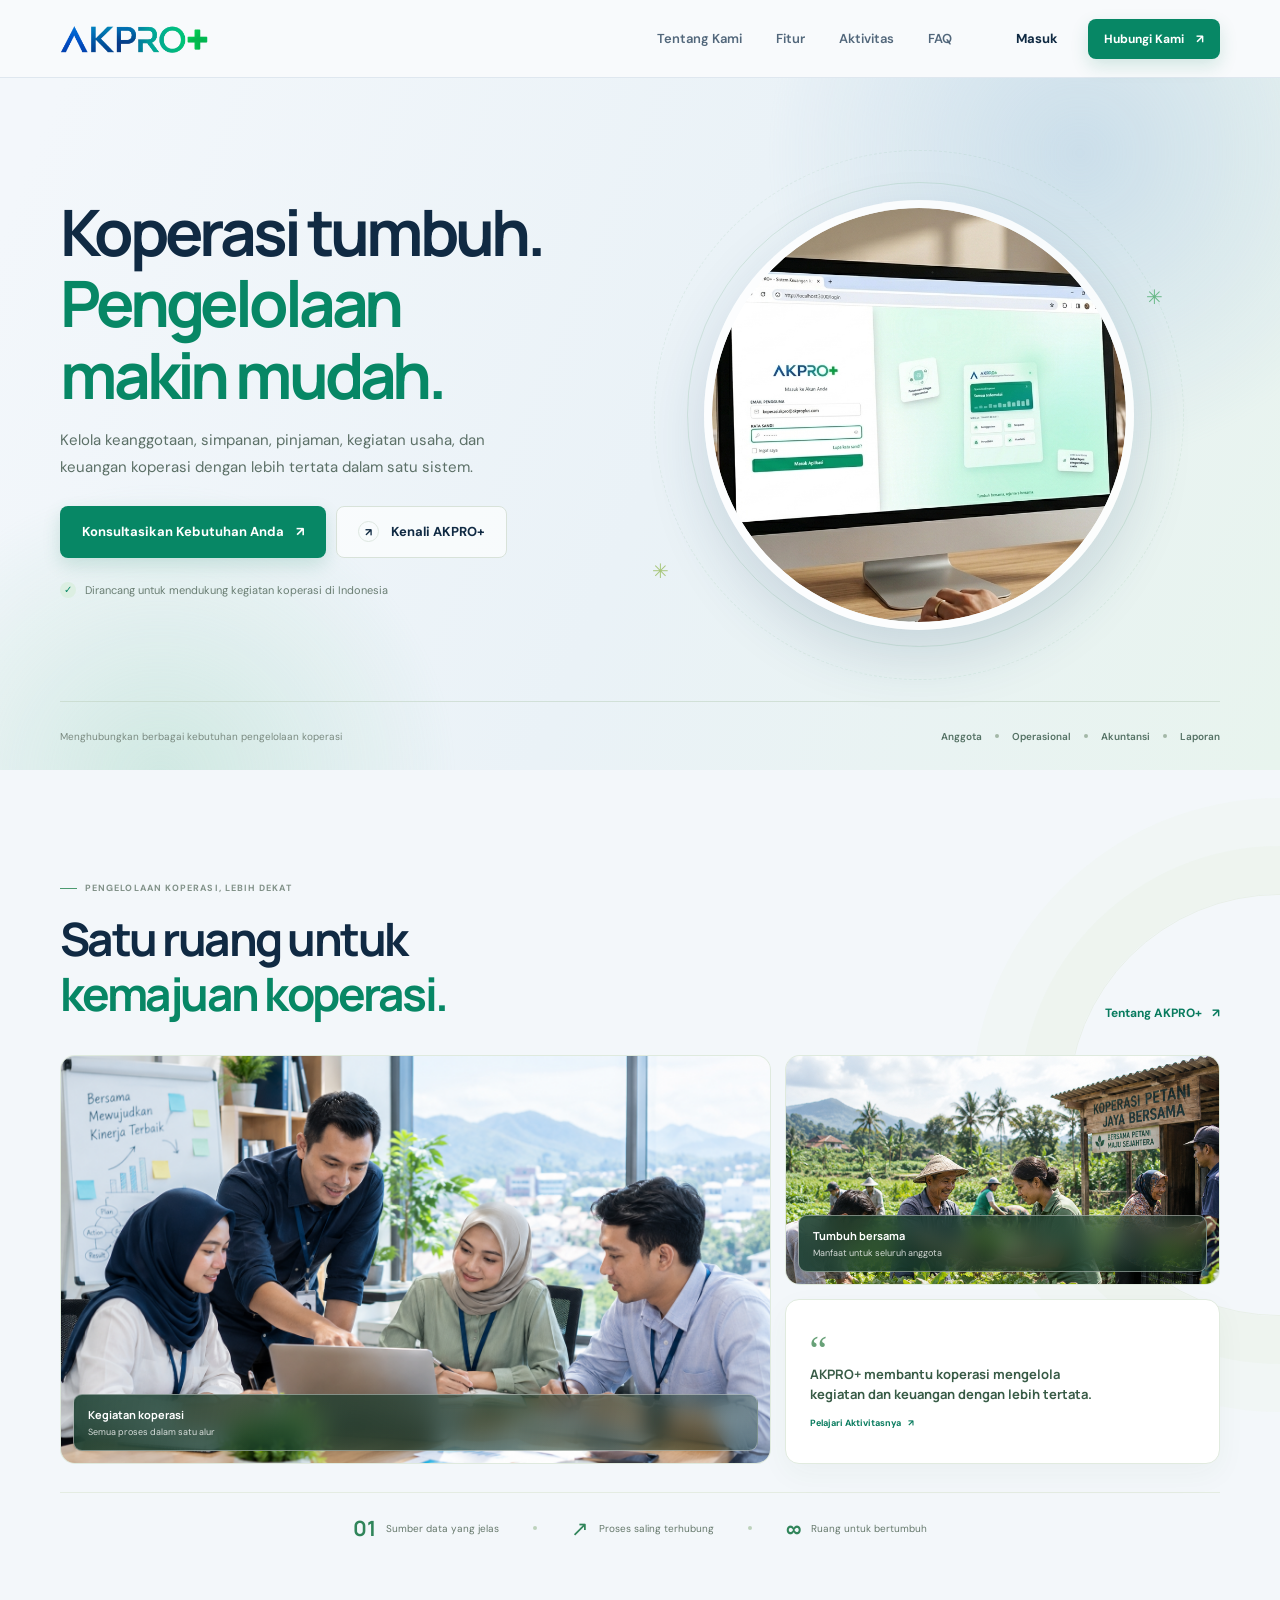
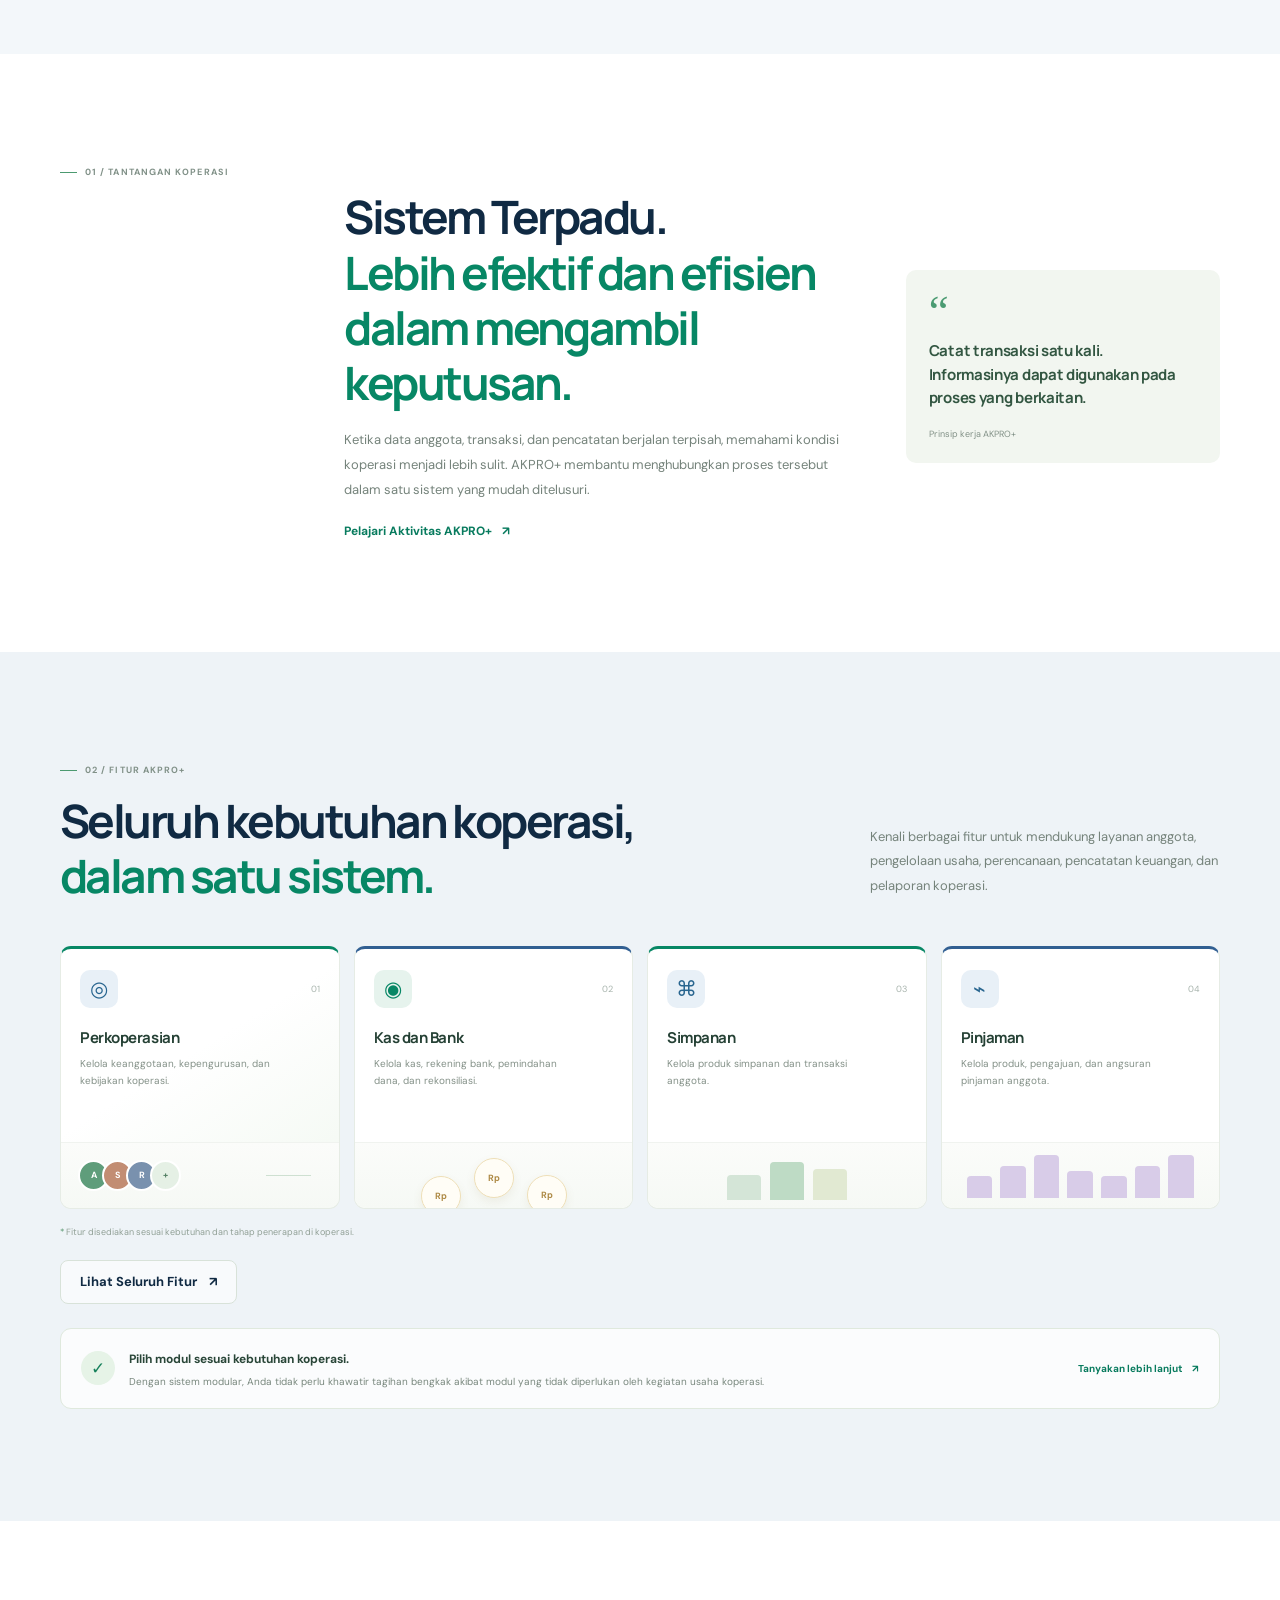
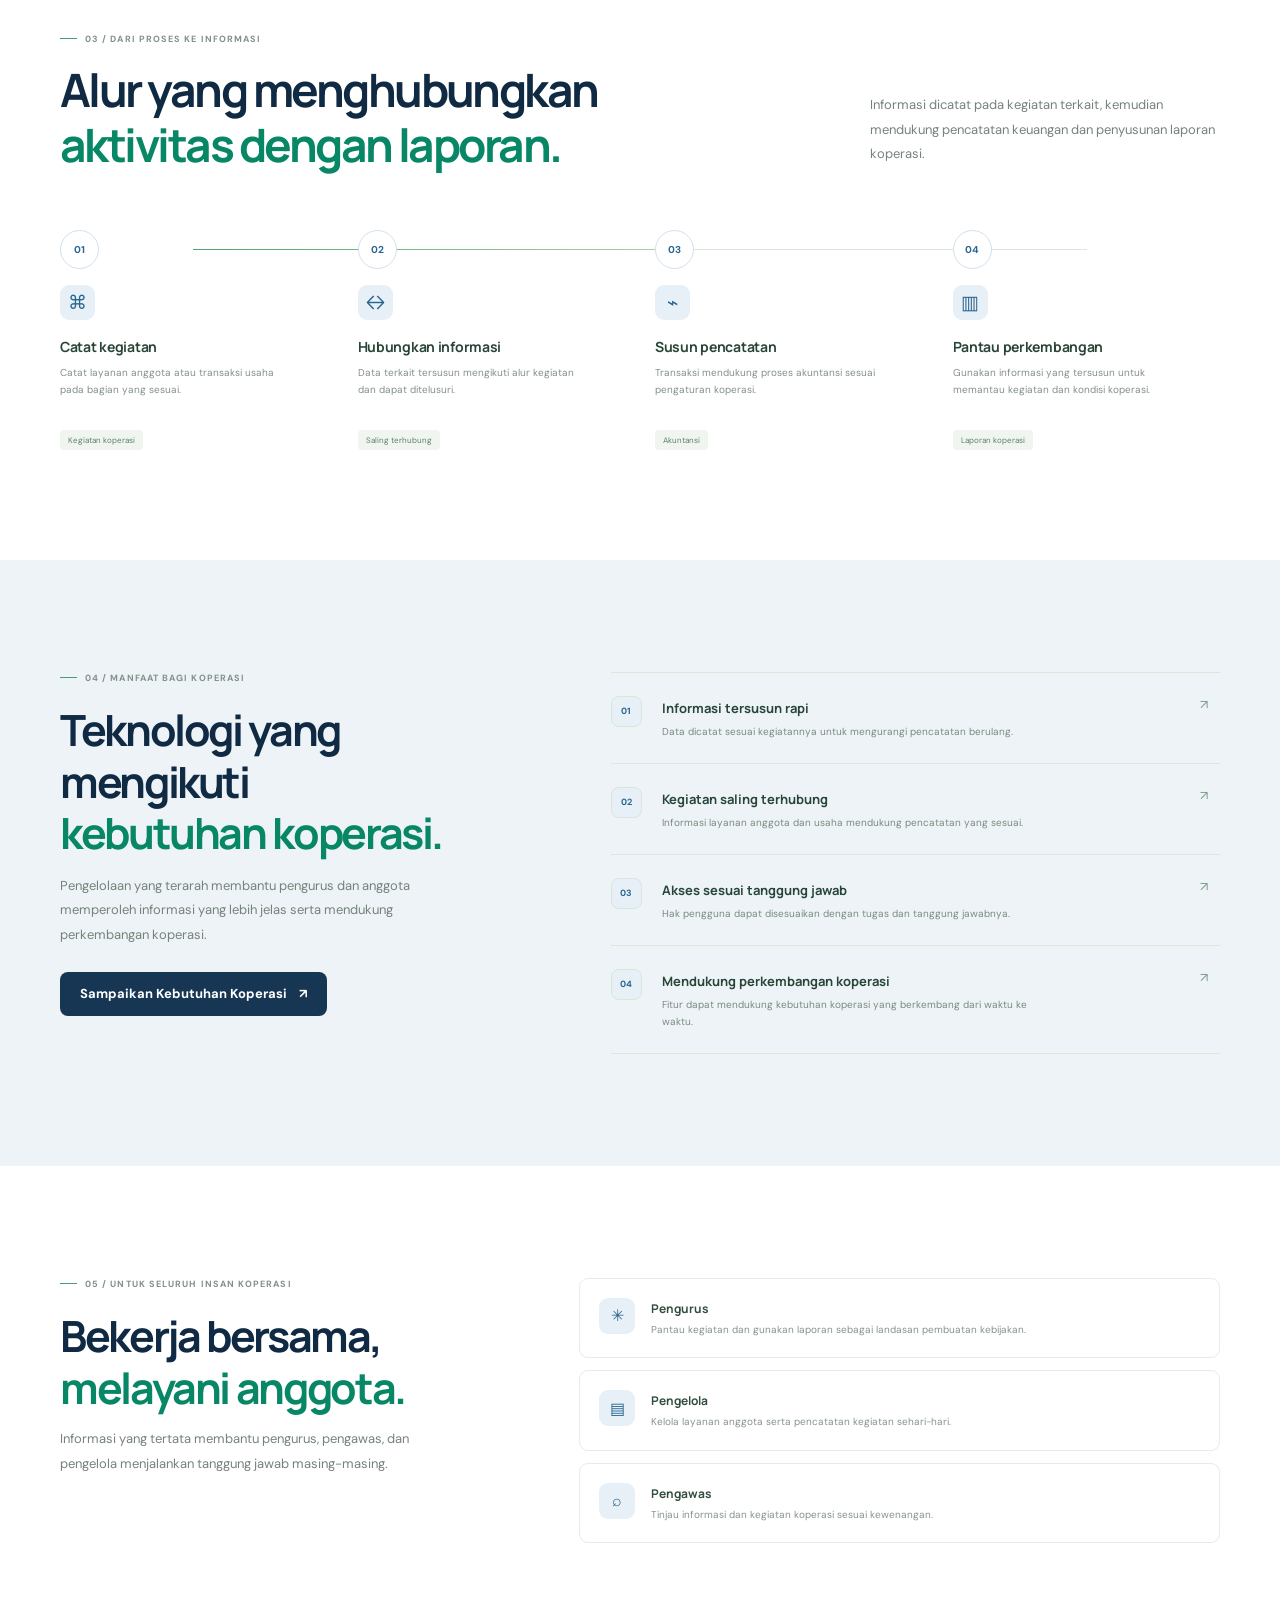
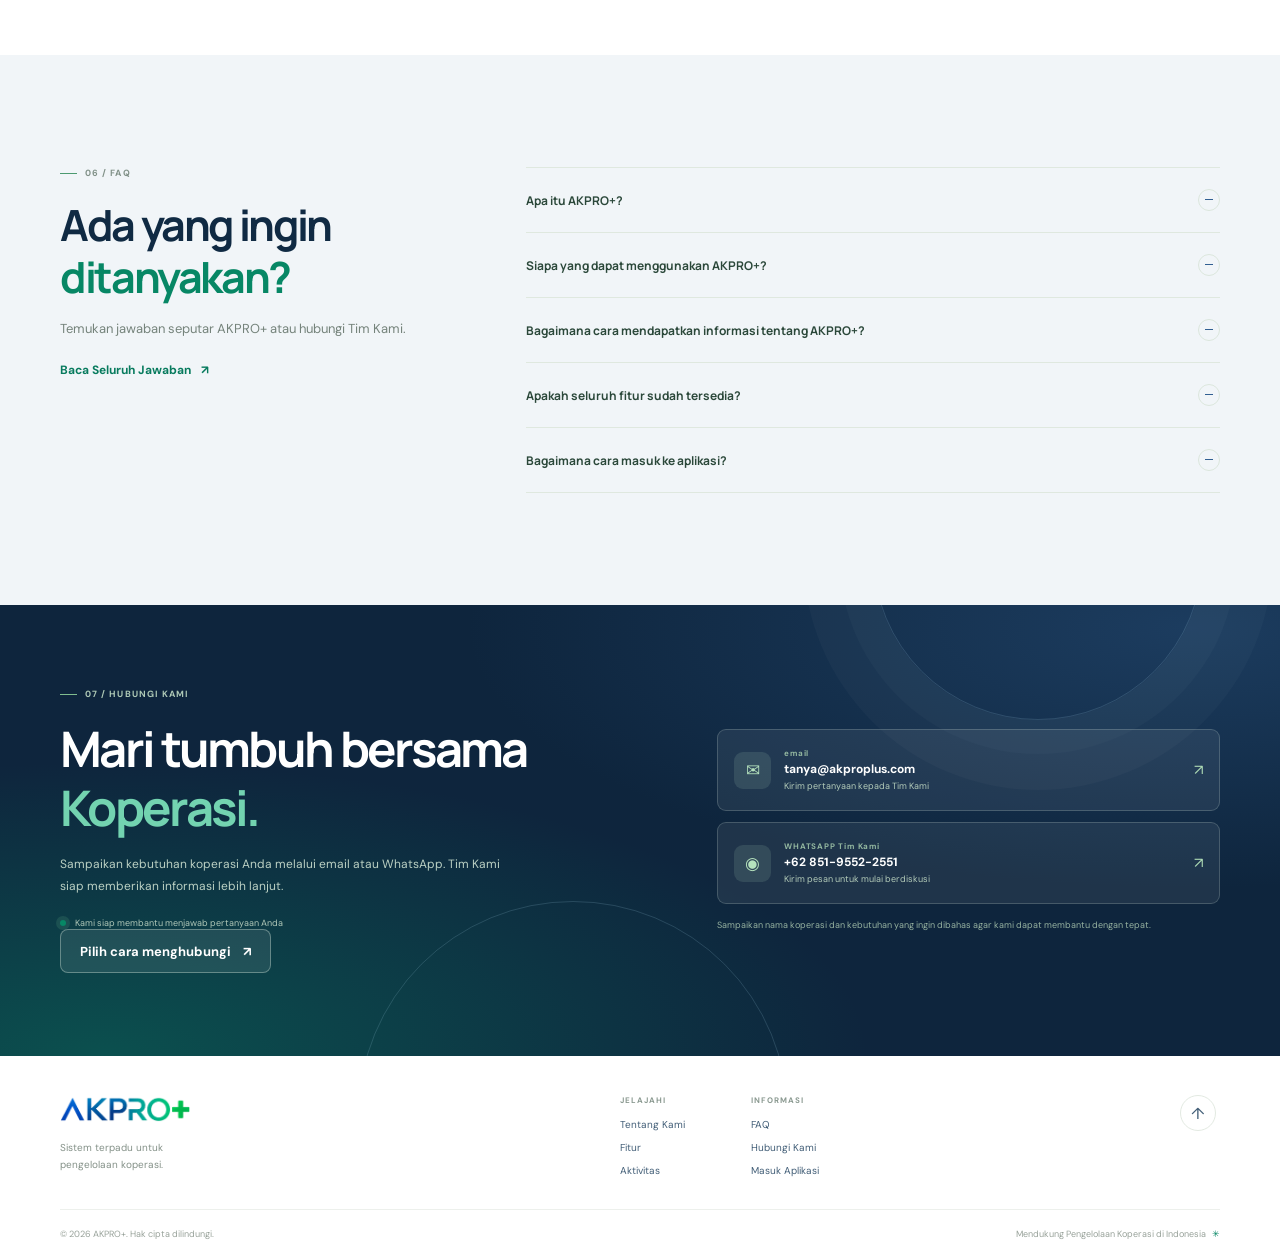
<file: index.html>
<!doctype html>
<html lang="id">
  <head>
    <meta charset="UTF-8" />
    <meta name="viewport" content="width=device-width, initial-scale=1.0" />
    <meta name="theme-color" content="#f5f8fb" />
    <meta
      name="description"
      content="AKPRO+ membantu koperasi mengelola keanggotaan, simpanan, pinjaman, kegiatan usaha, dan keuangan dalam satu sistem terpadu."
    />
    <meta property="og:type" content="website" />
    <meta property="og:title" content="AKPRO+" />
    <meta
      property="og:description"
      content="Kenali sistem pengelolaan koperasi yang menghubungkan anggota, transaksi, dan laporan."
    />
    <meta property="og:image" content="./assets/akproplus-tab.png" />
    <title>AKPRO+</title>
    <link rel="icon" type="image/png" href="./assets/akproplus-tab.png" />
    <link rel="preconnect" href="https://fonts.googleapis.com" />
    <link rel="preconnect" href="https://fonts.gstatic.com" crossorigin />
    <link
      href="https://fonts.googleapis.com/css2?family=DM+Sans:wght@400;500;600;700&family=Manrope:wght@400;500;600;700;800&display=swap"
      rel="stylesheet"
    />
    <link rel="stylesheet" href="./styles.css" />
    <script src="./site-config.js"></script>
    <script src="./script.js" defer></script>
  </head>
  <body>
    <a class="skip-link" href="#konten">Langsung ke konten</a>

    <header class="site-header" id="atas">
      <div class="container nav-wrap">
        <a class="brand" href="#atas" aria-label="AKPRO+, ke beranda">
          <img src="./assets/akpro-logo.png" alt="AKPRO+" />
        </a>
        <button class="menu-toggle" type="button" aria-label="Buka menu" aria-expanded="false" aria-controls="site-nav">
          <span></span><span></span>
        </button>
        <nav class="site-nav" id="site-nav" aria-label="Navigasi utama">
          <a href="./tentang-kami.html">Tentang Kami</a>
          <a href="./fitur.html">Fitur</a>
          <a href="./aktivitas.html">Aktivitas</a>
          <a href="./faq.html">FAQ</a>
          <div class="nav-actions">
            <a class="button button-quiet" data-login-link href="./login.html">Masuk</a>
            <a class="button button-primary button-small" href="./daftar.html">Hubungi Kami <span aria-hidden="true">↗</span></a>
          </div>
        </nav>
      </div>
    </header>

    <main id="konten">
      <section class="hero section-shell">
        <div class="hero-glow hero-glow-one"></div>
        <div class="hero-glow hero-glow-two"></div>
        <div class="container hero-grid">
          <div class="hero-copy">
            <h1>Koperasi tumbuh.<br /><span>Pengelolaan makin mudah.</span></h1>
            <p class="hero-lead">
              Kelola keanggotaan, simpanan, pinjaman, kegiatan usaha, dan keuangan koperasi dengan lebih
              tertata dalam satu sistem.
            </p>
            <div class="hero-actions">
              <a class="button button-primary button-large" href="./daftar.html">Konsultasikan Kebutuhan Anda<span aria-hidden="true">↗</span></a>
              <a class="button button-outline button-large" href="./tentang-kami.html"><span class="play-icon" aria-hidden="true">↗</span> Kenali AKPRO+
              </a>
            </div>
            <div class="hero-note">
              <span class="note-check" aria-hidden="true">✓</span>
              <span>Dirancang untuk mendukung kegiatan koperasi di Indonesia</span>
            </div>
          </div>

          <div class="hero-visual" aria-label="Ilustrasi dasbor pengelolaan koperasi">
            <div class="visual-orbit orbit-one"></div>
            <div class="visual-orbit orbit-two"></div>
            <div class="hero-image-frame">
              <img class="hero-main-image" src="./assets/gambarutama.jpg" alt="Ikhtisar koperasi AKPRO+" fetchpriority="high" />
            </div>
            <div class="visual-spark spark-one">✳</div><div class="visual-spark spark-two">✳</div>
          </div>
        </div>
        <div class="container hero-bottom">
          <span>Menghubungkan berbagai kebutuhan pengelolaan koperasi</span>
          <div class="hero-pills"><span>Anggota</span><i></i><span>Operasional</span><i></i><span>Akuntansi</span><i></i><span>Laporan</span></div>
        </div>
      </section>

      <section class="visual-story section-pad">
        <div class="container">
          <div class="story-heading">
            <div><div class="section-label"><span>Pengelolaan koperasi, lebih dekat</span></div><h2>Satu ruang untuk<br /><span>kemajuan koperasi.</span></h2></div>
            <a class="text-link" href="./tentang-kami.html">Tentang AKPRO+ <span aria-hidden="true">↗</span></a>
          </div>
          <div class="story-gallery">
            <figure class="image-frame story-image story-image-main">
              <img data-src="./assets/gambar1.jpg" alt="Ilustrasi pengelolaan koperasi dengan AKPRO+" loading="lazy" />
              <div class="image-placeholder"><span class="placeholder-spark">✳</span><span>Kegiatan koperasi yang tertata dan saling terhubung</span></div>
              <figcaption><span>Kegiatan koperasi</span><small>Semua proses dalam satu alur</small></figcaption>
            </figure>
            <figure class="image-frame story-image story-image-side">
              <img data-src="./assets/gambar2.jpg" alt="Anggota koperasi bekerja dan tumbuh bersama" loading="lazy" />
              <div class="image-placeholder"><span class="placeholder-spark">✳</span><span>Anggota dan pengelola koperasi berkembang bersama</span></div>
              <figcaption><span>Tumbuh bersama</span><small>Manfaat untuk seluruh anggota</small></figcaption>
            </figure>
            <div class="story-note"><span class="story-note-mark">“</span><p>AKPRO+ membantu koperasi mengelola kegiatan dan keuangan dengan lebih tertata.</p><a href="./aktivitas.html">Pelajari Aktivitasnya <span aria-hidden="true">↗</span></a></div>
          </div>
          <div class="story-stats"><div><strong>01</strong><span>Sumber data yang jelas</span></div><i></i><div><strong>↗</strong><span>Proses saling terhubung</span></div><i></i><div><strong>∞</strong><span>Ruang untuk bertumbuh</span></div></div>
        </div>
      </section>

      <section class="intro-section section-pad" id="solusi">
        <div class="container intro-grid">
          <div class="section-label"><span>01 / Tantangan koperasi</span></div>
          <div class="intro-copy">
            <h2>Sistem Terpadu.<br /><span>Lebih efektif dan efisien dalam mengambil keputusan.</span></h2>
            <p>
              Ketika data anggota, transaksi, dan pencatatan berjalan terpisah, memahami kondisi koperasi
              menjadi lebih sulit. AKPRO+ membantu menghubungkan proses tersebut dalam satu sistem yang
              mudah ditelusuri.
            </p>
            <a class="text-link" href="./aktivitas.html">Pelajari Aktivitas AKPRO+ <span aria-hidden="true">↗</span></a>
          </div>
          <div class="intro-statement">
            <span class="statement-mark">“</span>
            <p>Catat transaksi satu kali. Informasinya dapat digunakan pada proses yang berkaitan.</p>
            <span class="statement-caption">Prinsip kerja AKPRO+</span>
          </div>
        </div>
      </section>

      <section class="modules-section section-pad" id="modul">
        <div class="container">
          <div class="section-heading">
            <div><div class="section-label"><span>02 / Fitur AKPRO+</span></div><h2>Seluruh kebutuhan koperasi,<br /><span>dalam satu sistem.</span></h2></div>
            <p>Kenali berbagai fitur untuk mendukung layanan anggota, pengelolaan usaha, perencanaan, pencatatan keuangan, dan pelaporan koperasi.</p>
          </div>
          <div class="module-grid">
            <article class="module-card module-featured">
              <div class="module-card-top"><span class="module-icon icon-members">◎</span><span class="module-index">01</span></div>
              <h3>Perkoperasian</h3><p>Kelola keanggotaan, kepengurusan, dan kebijakan koperasi.</p>
              <div class="module-art art-members"><span class="member-avatar">A</span><span class="member-avatar">S</span><span class="member-avatar">R</span><span class="member-avatar">+</span><div class="art-line"></div></div>
            </article>
            <article class="module-card">
              <div class="module-card-top"><span class="module-icon icon-savings">◉</span><span class="module-index">02</span></div>
              <h3>Kas dan Bank</h3><p>Kelola kas, rekening bank, pemindahan dana, dan rekonsiliasi.</p>
              <div class="module-art art-savings"><span class="coin coin-a">Rp</span><span class="coin coin-b">Rp</span><span class="coin coin-c">Rp</span></div>
            </article>
            <article class="module-card">
              <div class="module-card-top"><span class="module-icon icon-business">⌘</span><span class="module-index">03</span></div>
              <h3>Simpanan</h3><p>Kelola produk simpanan dan transaksi anggota.</p>
              <div class="module-art art-business"><span class="shelf shelf-one"></span><span class="shelf shelf-two"></span><span class="shelf shelf-three"></span></div>
            </article>
            <article class="module-card">
              <div class="module-card-top"><span class="module-icon icon-accounting">⌁</span><span class="module-index">04</span></div>
              <h3>Pinjaman</h3><p>Kelola produk, pengajuan, dan angsuran pinjaman anggota.</p>
              <div class="module-art art-accounting"><span></span><span></span><span></span><span></span><span></span><span></span><span></span></div>
            </article>
          </div>
          <p class="module-footnote"><span>*</span> Fitur disediakan sesuai kebutuhan dan tahap penerapan di koperasi.</p>
          <a class="button button-outline module-more" href="./fitur.html">Lihat Seluruh Fitur <span aria-hidden="true">↗</span></a>
          <div class="module-pricing-note">
            <span class="pricing-note-mark">✓</span>
            <div>
              <strong>Pilih modul sesuai kebutuhan koperasi.</strong>
              <p>Dengan sistem modular, Anda tidak perlu khawatir tagihan bengkak akibat modul yang tidak diperlukan oleh kegiatan usaha koperasi.</p>
            </div>
            <a class="text-link" href="./daftar.html">Tanyakan lebih lanjut <span aria-hidden="true">↗</span></a>
          </div>
        </div>
      </section>

      <section class="workflow-section section-pad" id="cara-kerja">
        <div class="container">
          <div class="section-heading workflow-heading">
            <div><div class="section-label"><span>03 / Dari proses ke informasi</span></div><h2>Alur yang menghubungkan<br /><span>aktivitas dengan laporan.</span></h2></div>
            <p>Informasi dicatat pada kegiatan terkait, kemudian mendukung pencatatan keuangan dan penyusunan laporan koperasi.</p>
          </div>
          <div class="workflow-track">
            <div class="workflow-line" aria-hidden="true"><span></span></div>
            <article class="workflow-step"><span class="step-number">01</span><div class="step-icon">⌘</div><h3>Catat kegiatan</h3><p>Catat layanan anggota atau transaksi usaha pada bagian yang sesuai.</p><span class="step-tag">Kegiatan koperasi</span></article>
            <article class="workflow-step"><span class="step-number">02</span><div class="step-icon">↔</div><h3>Hubungkan informasi</h3><p>Data terkait tersusun mengikuti alur kegiatan dan dapat ditelusuri.</p><span class="step-tag">Saling terhubung</span></article>
            <article class="workflow-step"><span class="step-number">03</span><div class="step-icon">⌁</div><h3>Susun pencatatan</h3><p>Transaksi mendukung proses akuntansi sesuai pengaturan koperasi.</p><span class="step-tag">Akuntansi</span></article>
            <article class="workflow-step"><span class="step-number">04</span><div class="step-icon">▥</div><h3>Pantau perkembangan</h3><p>Gunakan informasi yang tersusun untuk memantau kegiatan dan kondisi koperasi.</p><span class="step-tag">Laporan koperasi</span></article>
          </div>
        </div>
      </section>

      <section class="principles-section section-pad">
        <div class="container principles-grid">
          <div class="principles-copy">
            <div class="section-label"><span>04 / Manfaat bagi koperasi</span></div>
            <h2>Teknologi yang mengikuti<br /><span>kebutuhan koperasi.</span></h2>
            <p>Pengelolaan yang terarah membantu pengurus dan anggota memperoleh informasi yang lebih jelas serta mendukung perkembangan koperasi.</p>
            <a class="button button-dark" href="./daftar.html">Sampaikan Kebutuhan Koperasi <span aria-hidden="true">↗</span></a>
          </div>
          <div class="principle-list">
            <article class="principle-item"><span class="principle-icon">01</span><div><h3>Informasi tersusun rapi</h3><p>Data dicatat sesuai kegiatannya untuk mengurangi pencatatan berulang.</p></div><span class="principle-arrow">↗</span></article>
            <article class="principle-item"><span class="principle-icon">02</span><div><h3>Kegiatan saling terhubung</h3><p>Informasi layanan anggota dan usaha mendukung pencatatan yang sesuai.</p></div><span class="principle-arrow">↗</span></article>
            <article class="principle-item"><span class="principle-icon">03</span><div><h3>Akses sesuai tanggung jawab</h3><p>Hak pengguna dapat disesuaikan dengan tugas dan tanggung jawabnya.</p></div><span class="principle-arrow">↗</span></article>
            <article class="principle-item"><span class="principle-icon">04</span><div><h3>Mendukung perkembangan koperasi</h3><p>Fitur dapat mendukung kebutuhan koperasi yang berkembang dari waktu ke waktu.</p></div><span class="principle-arrow">↗</span></article>
          </div>
        </div>
      </section>

      <section class="audience-section section-pad">
        <div class="container audience-grid">
          <div class="audience-intro"><div class="section-label"><span>05 / Untuk seluruh insan koperasi</span></div><h2>Bekerja bersama,<br /><span>melayani anggota.</span></h2><p>Informasi yang tertata membantu pengurus, pengawas, dan pengelola menjalankan tanggung jawab masing-masing.</p></div>
          <div class="audience-roles">
            <div class="role-card"><span class="role-icon">✳</span><div><h3>Pengurus</h3><p>Pantau kegiatan dan gunakan laporan sebagai landasan pembuatan kebijakan.</p></div></div>
            <div class="role-card"><span class="role-icon">▤</span><div><h3>Pengelola</h3><p>Kelola layanan anggota serta pencatatan kegiatan sehari-hari.</p></div></div>
            <div class="role-card"><span class="role-icon">⌕</span><div><h3>Pengawas</h3><p>Tinjau informasi dan kegiatan koperasi sesuai kewenangan.</p></div></div>
          </div>
        </div>
      </section>

      <section class="faq-section section-pad" id="faq">
        <div class="container faq-grid">
          <div class="faq-intro"><div class="section-label"><span>06 / FAQ</span></div><h2>Ada yang ingin<br /><span>ditanyakan?</span></h2><p>Temukan jawaban seputar AKPRO+ atau hubungi Tim Kami.</p><a class="text-link" href="./faq.html">Baca Seluruh Jawaban <span aria-hidden="true">↗</span></a></div>
          <div class="faq-list">
            <details class="faq-item"><summary>Apa itu AKPRO+?<span></span></summary><p>AKPRO+ adalah sistem pengelolaan koperasi yang membantu menghubungkan layanan anggota, kegiatan usaha, pencatatan keuangan, dan laporan.</p></details>
            <details class="faq-item"><summary>Siapa yang dapat menggunakan AKPRO+?<span></span></summary><p>AKPRO+ ditujukan bagi koperasi yang ingin mengelola kegiatan dan informasi usahanya secara terpadu. Hubungi Tim Kami untuk membahas kebutuhan koperasi Anda.</p></details>
            <details class="faq-item"><summary>Bagaimana cara mendapatkan informasi tentang AKPRO+?<span></span></summary><p>Hubungi Tim Kami melalui email atau WhatsApp untuk memperoleh informasi mengenai fitur dan penerapan AKPRO+.</p></details>
            <details class="faq-item"><summary>Apakah seluruh fitur sudah tersedia?<span></span></summary><p>Fitur AKPRO+ tersedia secara bertahap. Hubungi Tim Kami untuk mengetahui informasi terkini.</p></details>
            <details class="faq-item"><summary>Bagaimana cara masuk ke aplikasi?<span></span></summary><p>Aplikasi saat ini belum dapat diakses karena masih dalam tahap pengembangan. Informasi ketersediaan akan disampaikan kemudian.</p></details>
          </div>
        </div>
      </section>

      <section class="contact-section" id="daftar">
        <div class="contact-shape contact-shape-one"></div><div class="contact-shape contact-shape-two"></div>
        <div class="container contact-grid">
          <div class="contact-copy"><div class="section-label section-label-light"><span>07 / Hubungi kami</span></div><h2>Mari tumbuh bersama<br /><span>Koperasi.</span></h2><p>Sampaikan kebutuhan koperasi Anda melalui email atau WhatsApp. Tim Kami siap memberikan informasi lebih lanjut.</p><div class="contact-hours"><span class="contact-status-dot"></span> Kami siap membantu menjawab pertanyaan Anda</div><a class="button button-contact-light" href="./daftar.html">Pilih cara menghubungi <span aria-hidden="true">↗</span></a></div>
          <div class="contact-options">
            <a class="contact-option contact-email" href="mailto:tanya@akproplus.com?subject=Informasi%20AKPRO%2B&body=Halo%20tim%20AKPRO%2B%2C%0A%0ASaya%20ingin%20mendapatkan%20informasi%20lebih%20lanjut%20mengenai%20AKPRO%2B.%0A%0ANama%20koperasi%3A%0ANama%20Tim Kami%3A%0ANomor%20yang%20dapat%20dihubungi%3A">
              <span class="contact-option-icon">✉</span><span class="contact-option-copy"><small>email</small><strong>tanya@akproplus.com</strong><span>Kirim pertanyaan kepada Tim Kami</span></span><span class="contact-option-arrow">↗</span>
            </a>
            <a class="contact-option contact-whatsapp" href="https://wa.me/6285195522551?text=Halo%20tim%20AKPRO%2B%2C%20saya%20ingin%20mendapatkan%20informasi%20lebih%20lanjut%20mengenai%20AKPRO%2B." target="_blank" rel="noopener noreferrer">
              <span class="contact-option-icon">◉</span><span class="contact-option-copy"><small>WHATSAPP Tim Kami</small><strong>+62 851-9552-2551</strong><span>Kirim pesan untuk mulai berdiskusi</span></span><span class="contact-option-arrow">↗</span>
            </a>
            <p class="contact-privacy">Sampaikan nama koperasi dan kebutuhan yang ingin dibahas agar kami dapat membantu dengan tepat.</p>
          </div>
        </div>
      </section>
    </main>

    <footer class="site-footer">
      <div class="container footer-top">
        <div class="footer-brand"><a class="brand" href="#atas" aria-label="AKPRO+, ke beranda"><img src="./assets/akpro-logo.png" alt="AKPRO+" /></a><p>Sistem terpadu untuk<br />pengelolaan koperasi.</p></div>
        <div class="footer-links"><div><span>JELAJAHI</span><a href="./tentang-kami.html">Tentang Kami</a><a href="./fitur.html">Fitur</a><a href="./aktivitas.html">Aktivitas</a></div><div><span>INFORMASI</span><a href="./faq.html">FAQ</a><a href="./daftar.html">Hubungi Kami</a><a data-login-link href="./login.html">Masuk Aplikasi</a></div></div>
        <a class="back-top" href="#atas" aria-label="Kembali ke atas">↑</a>
      </div>
      <div class="container footer-bottom"><span>© <span data-current-year></span> AKPRO+. Hak cipta dilindungi.</span><span>Mendukung Pengelolaan Koperasi di Indonesia <b>✳</b></span></div>
    </footer>
  </body>
</html>
</file>
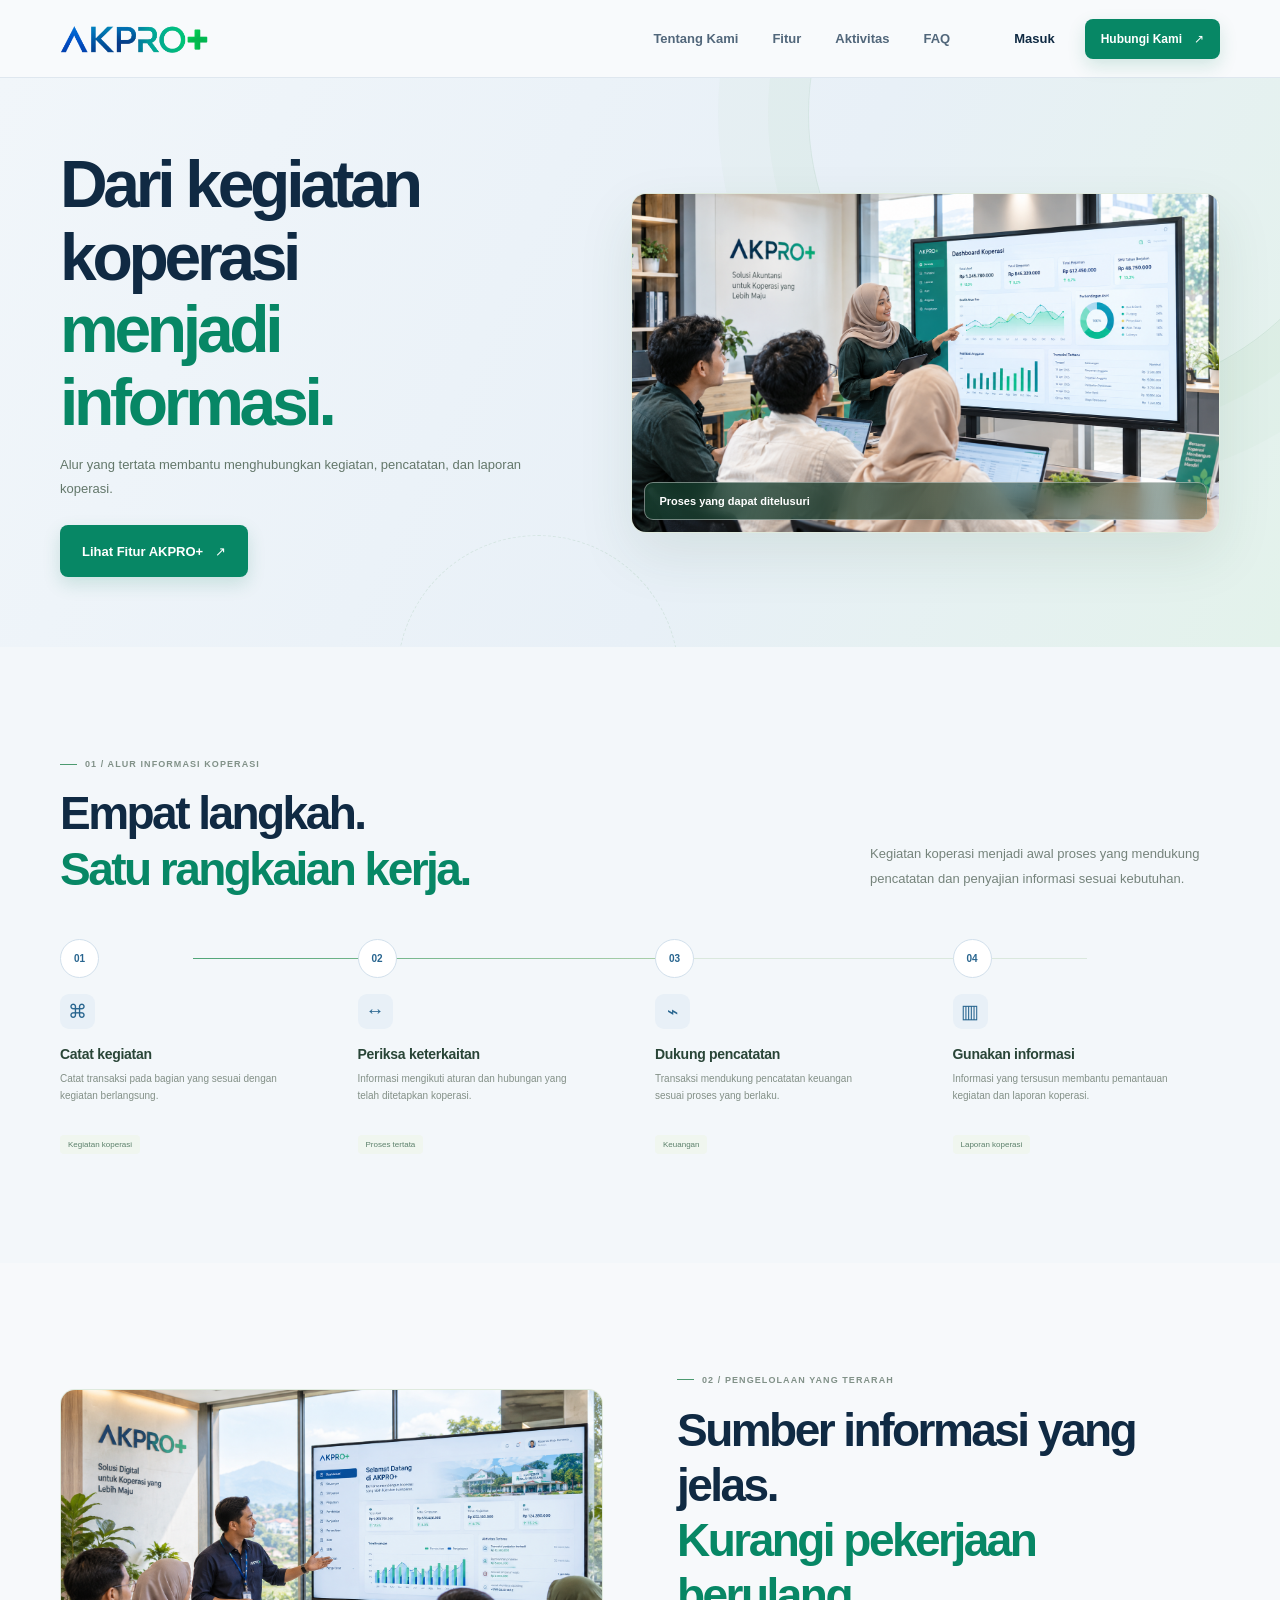
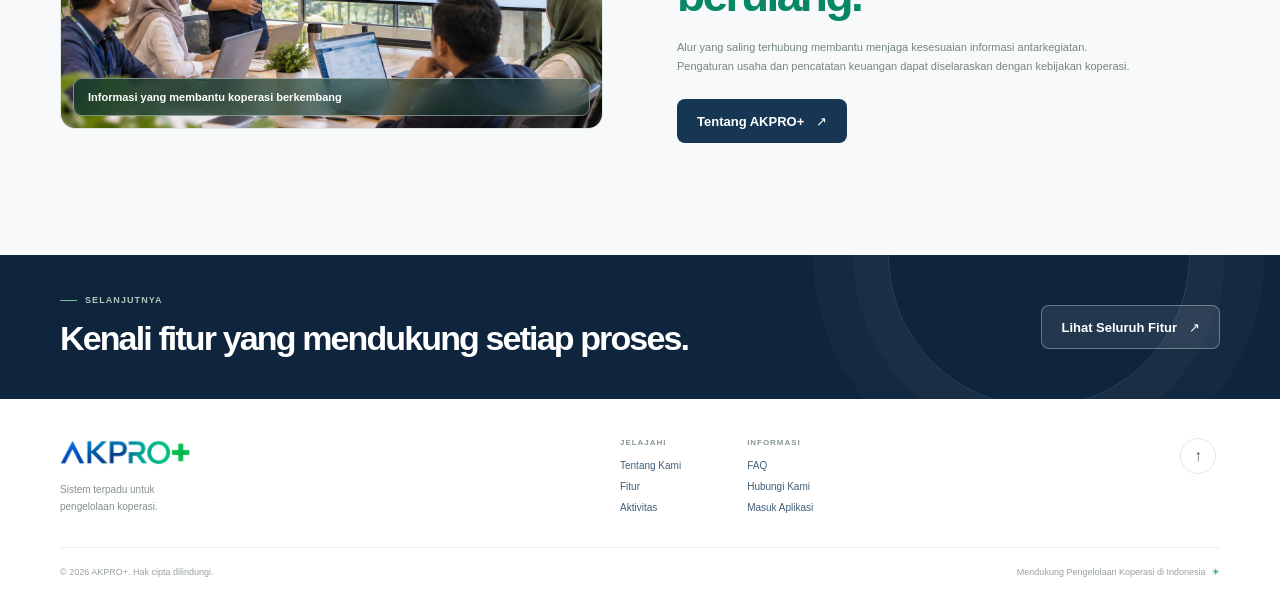
<file: aktivitas.html>
<!doctype html>
<html lang="id">
  <head>
    <meta charset="UTF-8" /><meta name="viewport" content="width=device-width, initial-scale=1.0" /><meta name="theme-color" content="#f5f8fb" />
    <meta name="description" content="Pelajari cara AKPRO+ menghubungkan kegiatan koperasi dengan pencatatan dan laporan." />
    <title>Aktivitas AKPRO+</title>    <link rel="icon" type="image/png" href="./assets/akproplus-tab.png" /><link rel="stylesheet" href="./styles.css" />
    <script src="./site-config.js"></script><script src="./script.js" defer></script>
  </head>
  <body class="detail-page">
    <a class="skip-link" href="#konten">Langsung ke konten</a>
    <header class="site-header" id="atas"><div class="container nav-wrap"><a class="brand" href="./index.html" aria-label="AKPRO+, ke beranda"><img src="./assets/akpro-logo.png" alt="AKPRO+" /></a><button class="menu-toggle" type="button" aria-label="Buka menu" aria-expanded="false" aria-controls="site-nav"><span></span><span></span></button><nav class="site-nav" id="site-nav" aria-label="Navigasi utama"><a href="./tentang-kami.html">Tentang Kami</a><a href="./fitur.html">Fitur</a><a href="./aktivitas.html">Aktivitas</a><a href="./faq.html">FAQ</a><div class="nav-actions"><a class="button button-quiet" data-login-link href="./login.html">Masuk</a><a class="button button-primary button-small" href="./daftar.html">Hubungi Kami <span aria-hidden="true">↗</span></a></div></nav></div></header>
    <main id="konten">
      <section class="page-hero page-hero-workflow"><div class="container page-hero-grid"><div class="page-hero-copy"><h1>Dari kegiatan koperasi<br /><span>menjadi informasi.</span></h1><p>Alur yang tertata membantu menghubungkan kegiatan, pencatatan, dan laporan koperasi.</p><a class="button button-primary button-large" href="./fitur.html">Lihat Fitur AKPRO+ <span>↗</span></a></div><figure class="image-frame page-image"><img data-src="./assets/gambar7.jpg" alt="Alur informasi dan kegiatan koperasi yang saling terhubung" /><div class="image-placeholder"><span class="placeholder-spark">✳</span><span>Alur kegiatan dan informasi koperasi</span></div><figcaption><span>Proses yang dapat ditelusuri</span></figcaption></figure></div></section>
      <section class="section-pad workflow-detail"><div class="container"><div class="section-heading"><div><div class="section-label"><span>01 / Alur informasi koperasi</span></div><h2>Empat langkah.<br /><span>Satu rangkaian kerja.</span></h2></div><p>Kegiatan koperasi menjadi awal proses yang mendukung pencatatan dan penyajian informasi sesuai kebutuhan.</p></div><div class="workflow-track workflow-track-detail"><div class="workflow-line" aria-hidden="true"><span></span></div><article class="workflow-step"><span class="step-number">01</span><div class="step-icon">⌘</div><h3>Catat kegiatan</h3><p>Catat transaksi pada bagian yang sesuai dengan kegiatan berlangsung.</p><span class="step-tag">Kegiatan koperasi</span></article><article class="workflow-step"><span class="step-number">02</span><div class="step-icon">↔</div><h3>Periksa keterkaitan</h3><p>Informasi mengikuti aturan dan hubungan yang telah ditetapkan koperasi.</p><span class="step-tag">Proses tertata</span></article><article class="workflow-step"><span class="step-number">03</span><div class="step-icon">⌁</div><h3>Dukung pencatatan</h3><p>Transaksi mendukung pencatatan keuangan sesuai proses yang berlaku.</p><span class="step-tag">Keuangan</span></article><article class="workflow-step"><span class="step-number">04</span><div class="step-icon">▥</div><h3>Gunakan informasi</h3><p>Informasi yang tersusun membantu pemantauan kegiatan dan laporan koperasi.</p><span class="step-tag">Laporan koperasi</span></article></div></div></section>
      <section class="section-pad workflow-image-section"><div class="container image-band-grid"><figure class="image-frame image-band-photo"><img data-src="./assets/gambar8.jpg" alt="Anggota koperasi menggunakan informasi untuk berkembang bersama" loading="lazy" /><div class="image-placeholder"><span class="placeholder-spark">✳</span><span>Informasi yang mendukung perkembangan koperasi</span></div><figcaption><span>Informasi yang membantu koperasi berkembang</span></figcaption></figure><div><div class="section-label"><span>02 / Pengelolaan yang terarah</span></div><h2>Sumber informasi yang jelas.<br /><span>Kurangi pekerjaan berulang.</span></h2><p class="body-copy">Alur yang saling terhubung membantu menjaga kesesuaian informasi antarkegiatan. Pengaturan usaha dan pencatatan keuangan dapat diselaraskan dengan kebijakan koperasi.</p><a class="button button-dark" href="./tentang-kami.html">Tentang AKPRO+ <span>↗</span></a></div></div></section>
      <section class="detail-cta"><div class="container detail-cta-inner"><div><span class="section-label section-label-light"><span>Selanjutnya</span></span><h2>Kenali fitur yang mendukung setiap proses.</h2></div><a class="button button-contact-light" href="./fitur.html">Lihat Seluruh Fitur <span>↗</span></a></div></section>
    </main>
    <footer class="site-footer"><div class="container footer-top"><div class="footer-brand"><a class="brand" href="./index.html"><img src="./assets/akpro-logo.png" alt="AKPRO+" /></a><p>Sistem terpadu untuk<br />pengelolaan koperasi.</p></div><div class="footer-links"><div><span>JELAJAHI</span><a href="./tentang-kami.html">Tentang Kami</a><a href="./fitur.html">Fitur</a><a href="./aktivitas.html">Aktivitas</a></div><div><span>INFORMASI</span><a href="./faq.html">FAQ</a><a href="./daftar.html">Hubungi Kami</a><a data-login-link href="./login.html">Masuk Aplikasi</a></div></div><a class="back-top" href="#" aria-label="Kembali ke atas">↑</a></div><div class="container footer-bottom"><span>© <span data-current-year></span> AKPRO+. Hak cipta dilindungi.</span><span>Mendukung Pengelolaan Koperasi di Indonesia <b>✳</b></span></div></footer>
  </body>
</html>
</file>
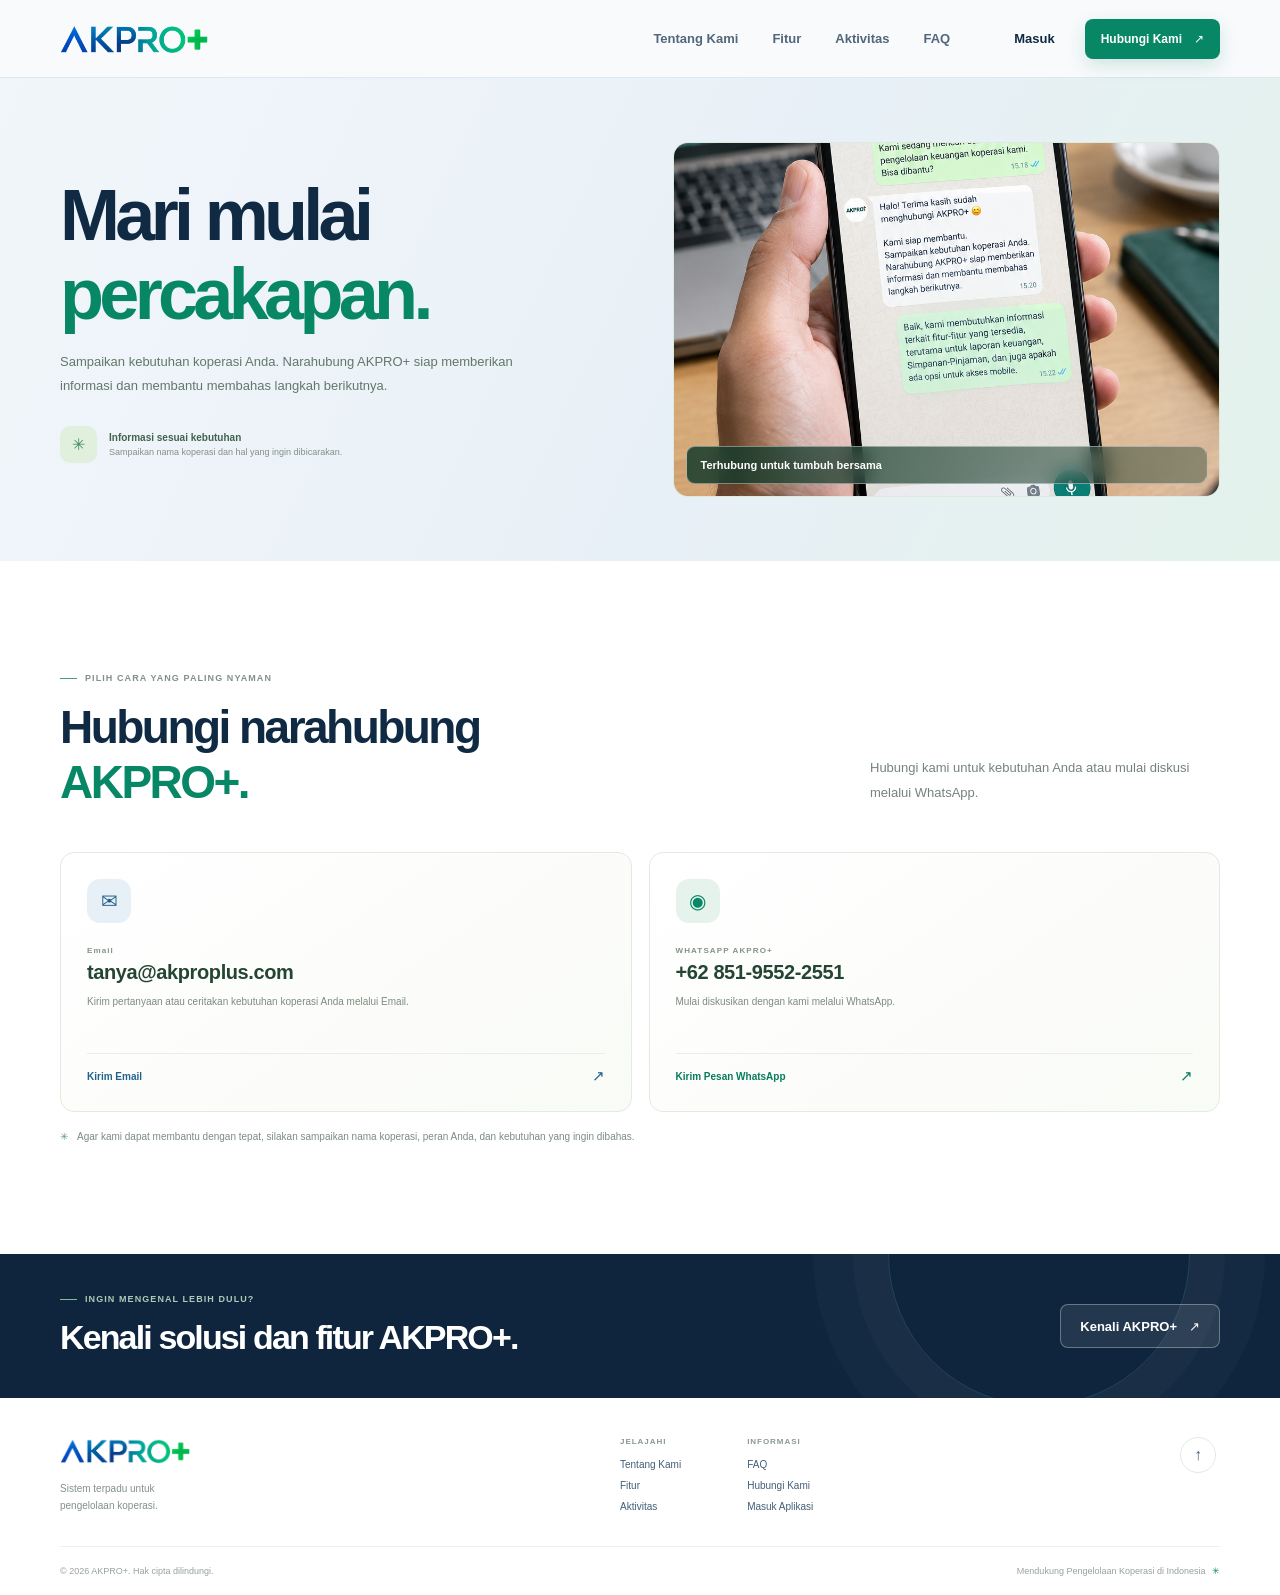
<file: daftar.html>
<!doctype html>
<html lang="id">
  <head>
    <meta charset="UTF-8" /><meta name="viewport" content="width=device-width, initial-scale=1.0" /><meta name="theme-color" content="#f5f8fb" />
    <meta name="description" content="Hubungi narahubung AKPRO+ melalui Email atau WhatsApp untuk membahas kebutuhan koperasi Anda." />
    <title>Hubungi AKPRO+</title><link rel="icon" type="image/png" href="./assets/akproplus-tab.png" /><link rel="stylesheet" href="./styles.css" />
    <script src="./site-config.js"></script><script src="./script.js" defer></script>
  </head>
  <body class="detail-page contact-page">
    <a class="skip-link" href="#konten">Langsung ke konten</a>
    <header class="site-header" id="atas"><div class="container nav-wrap"><a class="brand" href="./index.html" aria-label="AKPRO+, ke beranda"><img src="./assets/akpro-logo.png" alt="AKPRO+" /></a><button class="menu-toggle" type="button" aria-label="Buka menu" aria-expanded="false" aria-controls="site-nav"><span></span><span></span></button><nav class="site-nav" id="site-nav" aria-label="Navigasi utama"><a href="./tentang-kami.html">Tentang Kami</a><a href="./fitur.html">Fitur</a><a href="./aktivitas.html">Aktivitas</a><a href="./faq.html">FAQ</a><div class="nav-actions"><a class="button button-quiet" data-login-link href="./login.html">Masuk</a><a class="button button-primary button-small" href="./daftar.html">Hubungi Kami <span aria-hidden="true">↗</span></a></div></nav></div></header>
    <main id="konten">
      <section class="contact-page-hero"><div class="container contact-page-grid"><div class="contact-page-copy"><h1>Mari mulai<br /><span>percakapan.</span></h1><p>Sampaikan kebutuhan koperasi Anda. Narahubung AKPRO+ siap memberikan informasi dan membantu membahas langkah berikutnya.</p><div class="contact-promise"><span>✳</span><p><b>Informasi sesuai kebutuhan</b><small>Sampaikan nama koperasi dan hal yang ingin dibicarakan.</small></p></div></div><figure class="image-frame contact-page-image"><img data-src="./assets/gambar10.jpg" alt="Narahubung AKPRO+ berdiskusi dengan pengelola koperasi" /><div class="image-placeholder"><span class="placeholder-spark">✳</span><span>Terhubung untuk membahas kebutuhan koperasi</span></div><figcaption><span>Terhubung untuk tumbuh bersama</span></figcaption></figure></div></section>
      <section class="contact-methods section-pad"><div class="container"><div class="section-heading"><div><div class="section-label"><span>Pilih cara yang paling nyaman</span></div><h2>Hubungi narahubung<br /><span>AKPRO+.</span></h2></div><p>Hubungi kami untuk kebutuhan Anda atau mulai diskusi melalui WhatsApp.</p></div><div class="contact-method-grid">
        <a class="contact-method-card email-method" href="mailto:tanya@akproplus.com?subject=Informasi%20AKPRO%2B&body=Halo%20tim%20AKPRO%2B%2C%0A%0ASaya%20ingin%20mendapatkan%20informasi%20lebih%20lanjut%20mengenai%20AKPRO%2B.%0A%0ANama%20koperasi%3A%0ANama%20narahubung%3A%0ANomor%20yang%20dapat%20dihubungi%3A"><span class="contact-method-icon">✉</span><span class="contact-method-label">Email</span><strong>tanya@akproplus.com</strong><p>Kirim pertanyaan atau ceritakan kebutuhan koperasi Anda melalui Email.</p><span class="contact-method-action">Kirim Email <b>↗</b></span></a>
        <a class="contact-method-card whatsapp-method" href="https://wa.me/6285195522551?text=Halo%20tim%20AKPRO%2B%2C%20saya%20ingin%20mendapatkan%20informasi%20lebih%20lanjut%20mengenai%20AKPRO%2B." target="_blank" rel="noopener noreferrer"><span class="contact-method-icon">◉</span><span class="contact-method-label">WHATSAPP AKPRO+</span><strong>+62 851-9552-2551</strong><p>Mulai diskusikan dengan kami melalui WhatsApp.</p><span class="contact-method-action">Kirim Pesan WhatsApp <b>↗</b></span></a>
      </div><p class="contact-guidance"><span>✳</span> Agar kami dapat membantu dengan tepat, silakan sampaikan nama koperasi, peran Anda, dan kebutuhan yang ingin dibahas.</p></div></section>
      <section class="contact-bottom-band"><div class="container contact-bottom-inner"><div><span class="section-label section-label-light"><span>Ingin mengenal lebih dulu?</span></span><h2>Kenali solusi dan fitur AKPRO+.</h2></div><a class="button button-contact-light" href="./tentang-kami.html">Kenali AKPRO+ <span>↗</span></a></div></section>
    </main>
    <footer class="site-footer"><div class="container footer-top"><div class="footer-brand"><a class="brand" href="./index.html"><img src="./assets/akpro-logo.png" alt="AKPRO+" /></a><p>Sistem terpadu untuk<br />pengelolaan koperasi.</p></div><div class="footer-links"><div><span>JELAJAHI</span><a href="./tentang-kami.html">Tentang Kami</a><a href="./fitur.html">Fitur</a><a href="./aktivitas.html">Aktivitas</a></div><div><span>INFORMASI</span><a href="./faq.html">FAQ</a><a href="./daftar.html">Hubungi Kami</a><a data-login-link href="./login.html">Masuk Aplikasi</a></div></div><a class="back-top" href="#" aria-label="Kembali ke atas">↑</a></div><div class="container footer-bottom"><span>© <span data-current-year></span> AKPRO+. Hak cipta dilindungi.</span><span>Mendukung Pengelolaan Koperasi di Indonesia <b>✳</b></span></div></footer>
  </body>
</html>
</file>
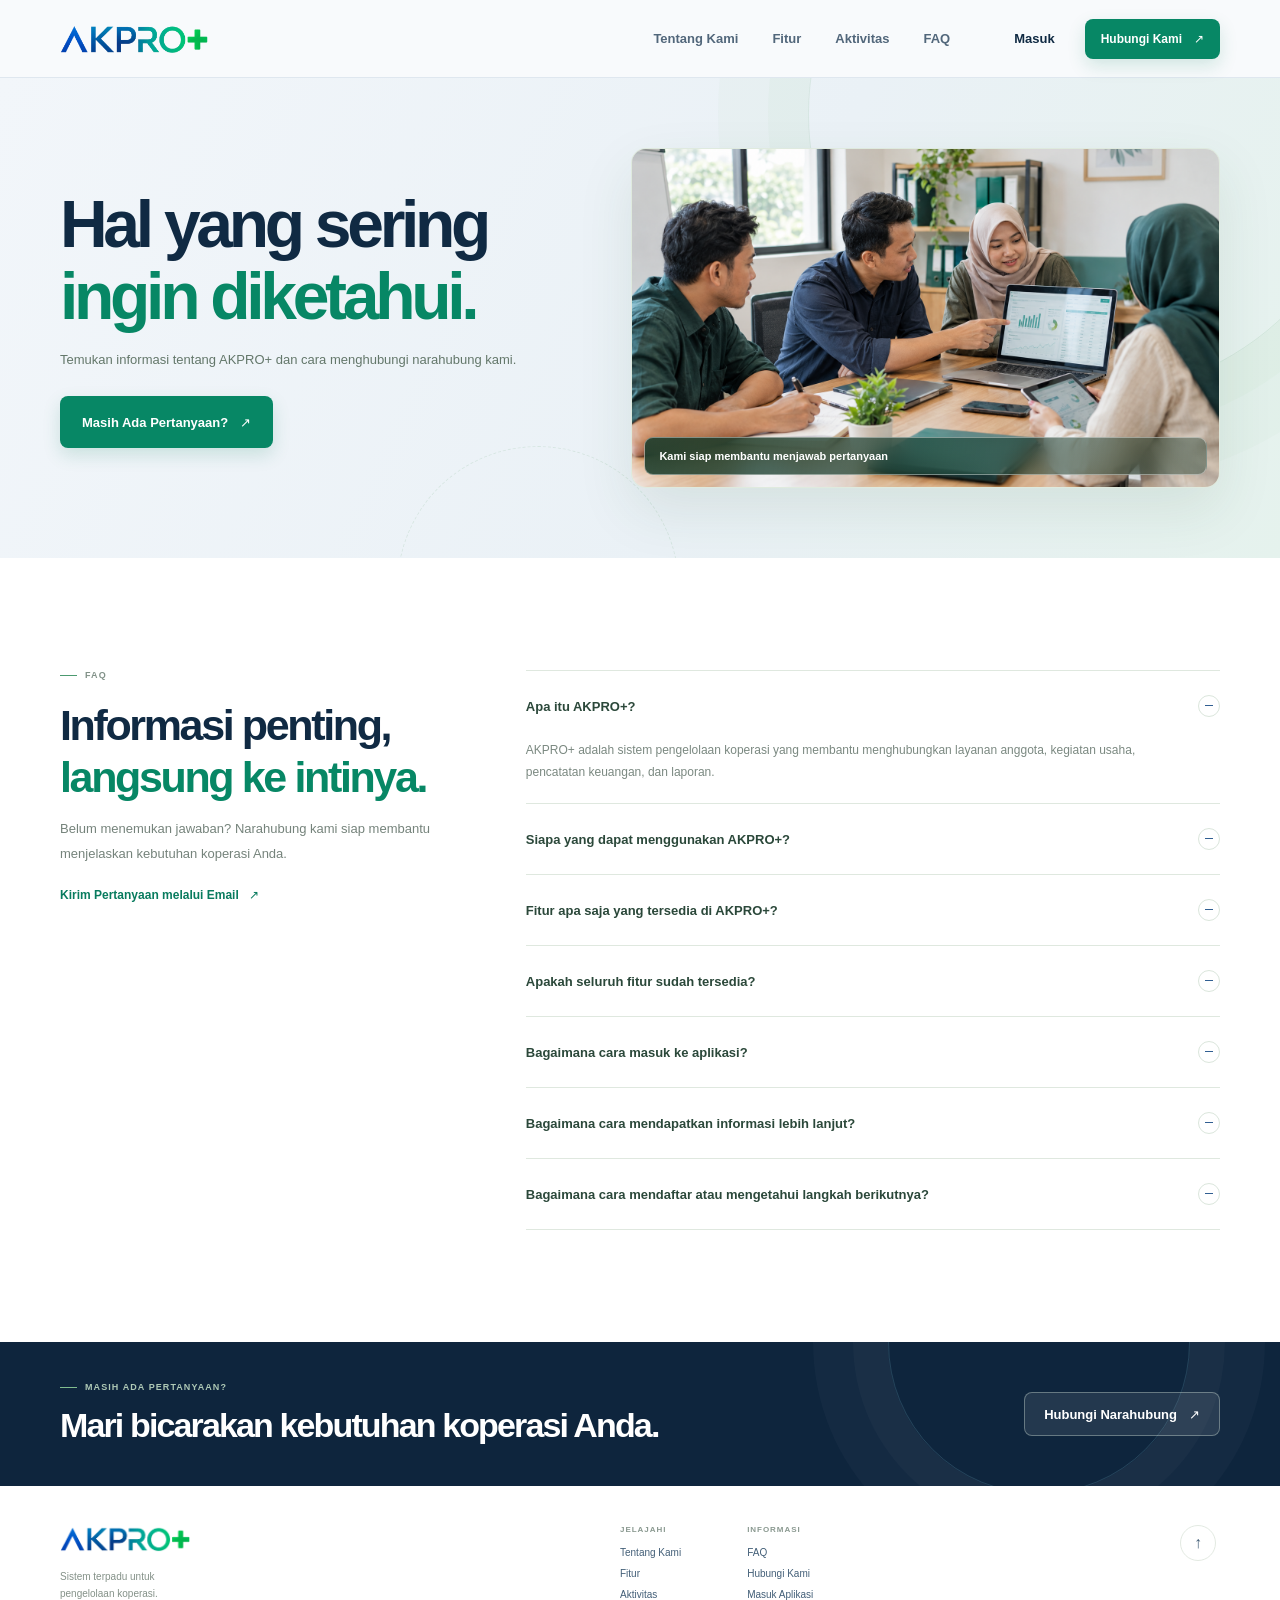
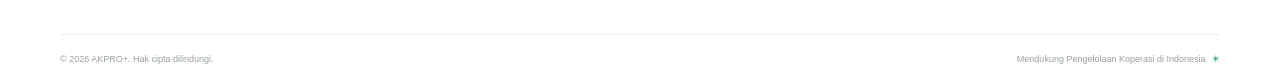
<file: faq.html>
<!doctype html>
<html lang="id">
  <head>
    <meta charset="UTF-8" /><meta name="viewport" content="width=device-width, initial-scale=1.0" /><meta name="theme-color" content="#f5f8fb" />
    <meta name="description" content="Temukan jawaban atas pertanyaan seputar AKPRO+, fitur, dan cara menghubungi narahubung." />
    <title>Tanya Jawab AKPRO+</title><link rel="icon" type="image/png" href="./assets/akproplus-tab.png" /><link rel="stylesheet" href="./styles.css" />
    <script src="./site-config.js"></script><script src="./script.js" defer></script>
  </head>
  <body class="detail-page">
    <a class="skip-link" href="#konten">Langsung ke konten</a>
    <header class="site-header" id="atas"><div class="container nav-wrap"><a class="brand" href="./index.html" aria-label="AKPRO+, ke beranda"><img src="./assets/akpro-logo.png" alt="AKPRO+" /></a><button class="menu-toggle" type="button" aria-label="Buka menu" aria-expanded="false" aria-controls="site-nav"><span></span><span></span></button><nav class="site-nav" id="site-nav" aria-label="Navigasi utama"><a href="./tentang-kami.html">Tentang Kami</a><a href="./fitur.html">Fitur</a><a href="./aktivitas.html">Aktivitas</a><a href="./faq.html">FAQ</a><div class="nav-actions"><a class="button button-quiet" data-login-link href="./login.html">Masuk</a><a class="button button-primary button-small" href="./daftar.html">Hubungi Kami <span aria-hidden="true">↗</span></a></div></nav></div></header>
    <main id="konten">
      <section class="page-hero faq-page-hero"><div class="container page-hero-grid"><div class="page-hero-copy"><h1>Hal yang sering<br /><span>ingin diketahui.</span></h1><p>Temukan informasi tentang AKPRO+ dan cara menghubungi narahubung kami.</p><a class="button button-primary button-large" href="./daftar.html">Masih Ada Pertanyaan? <span>↗</span></a></div><figure class="image-frame page-image"><img data-src="./assets/gambar9.jpg" alt="Pengelola koperasi berdiskusi tentang AKPRO+" /><div class="image-placeholder"><span class="placeholder-spark">✳</span><span>Informasi untuk membantu mengenal AKPRO+</span></div><figcaption><span>Kami siap membantu menjawab pertanyaan</span></figcaption></figure></div></section>
      <section class="section-pad faq-directory"><div class="container faq-grid">      <div class="faq-intro"><div class="section-label"><span>FAQ</span></div><h2>Informasi penting,<br /><span>langsung ke intinya.</span></h2><p>Belum menemukan jawaban? Narahubung kami siap membantu menjelaskan kebutuhan koperasi Anda.</p><a class="text-link" href="mailto:tanya@akproplus.com">Kirim Pertanyaan melalui Email <span>↗</span></a></div><div class="faq-list">
        <details class="faq-item" open><summary>Apa itu AKPRO+?<span></span></summary><p>AKPRO+ adalah sistem pengelolaan koperasi yang membantu menghubungkan layanan anggota, kegiatan usaha, pencatatan keuangan, dan laporan.</p></details>
        <details class="faq-item"><summary>Siapa yang dapat menggunakan AKPRO+?<span></span></summary><p>AKPRO+ ditujukan bagi koperasi yang ingin mengelola kegiatan dan informasi usahanya secara terpadu. Hubungi narahubung untuk membahas kebutuhan koperasi Anda.</p></details>
        <details class="faq-item"><summary>Fitur apa saja yang tersedia di AKPRO+?<span></span></summary><p>AKPRO+ dirancang untuk mendukung keanggotaan, simpanan, pinjaman, kas dan bank, kegiatan usaha, perencanaan anggaran dan biaya, akuntansi, serta pelaporan.</p></details>
        <details class="faq-item"><summary>Apakah seluruh fitur sudah tersedia?<span></span></summary><p>Fitur AKPRO+ tersedia secara bertahap. Silakan hubungi narahubung kami untuk mengetahui informasi terkini.</p></details>
        <details class="faq-item"><summary>Bagaimana cara masuk ke aplikasi?<span></span></summary><p>Aplikasi saat ini belum dapat diakses karena masih dalam tahap pengembangan. Informasi ketersediaan akan disampaikan kemudian.</p></details>
        <details class="faq-item"><summary>Bagaimana cara mendapatkan informasi lebih lanjut?<span></span></summary><p>Hubungi narahubung melalui Email di tanya@akproplus.com atau WhatsApp +62 851-9552-2551. Sampaikan nama koperasi dan kebutuhan yang ingin dibahas.</p></details>
        <details class="faq-item"><summary>Bagaimana cara mendaftar atau mengetahui langkah berikutnya?<span></span></summary><p>Silakan menghubungi narahubung melalui Email atau WhatsApp. Tim kami akan membantu memberikan informasi mengenai langkah selanjutnya.</p></details>
      </div></div></section>
      <section class="detail-cta"><div class="container detail-cta-inner"><div><span class="section-label section-label-light"><span>Masih Ada Pertanyaan?</span></span><h2>Mari bicarakan kebutuhan koperasi Anda.</h2></div><a class="button button-contact-light" href="./daftar.html">Hubungi Narahubung <span>↗</span></a></div></section>
    </main>
    <footer class="site-footer"><div class="container footer-top"><div class="footer-brand"><a class="brand" href="./index.html"><img src="./assets/akpro-logo.png" alt="AKPRO+" /></a><p>Sistem terpadu untuk<br />pengelolaan koperasi.</p></div><div class="footer-links"><div><span>JELAJAHI</span><a href="./tentang-kami.html">Tentang Kami</a><a href="./fitur.html">Fitur</a><a href="./aktivitas.html">Aktivitas</a></div><div><span>INFORMASI</span><a href="./faq.html">FAQ</a><a href="./daftar.html">Hubungi Kami</a><a data-login-link href="./login.html">Masuk Aplikasi</a></div></div><a class="back-top" href="#" aria-label="Kembali ke atas">↑</a></div><div class="container footer-bottom"><span>© <span data-current-year></span> AKPRO+. Hak cipta dilindungi.</span><span>Mendukung Pengelolaan Koperasi di Indonesia <b>✳</b></span></div></footer>
  </body>
</html>
</file>
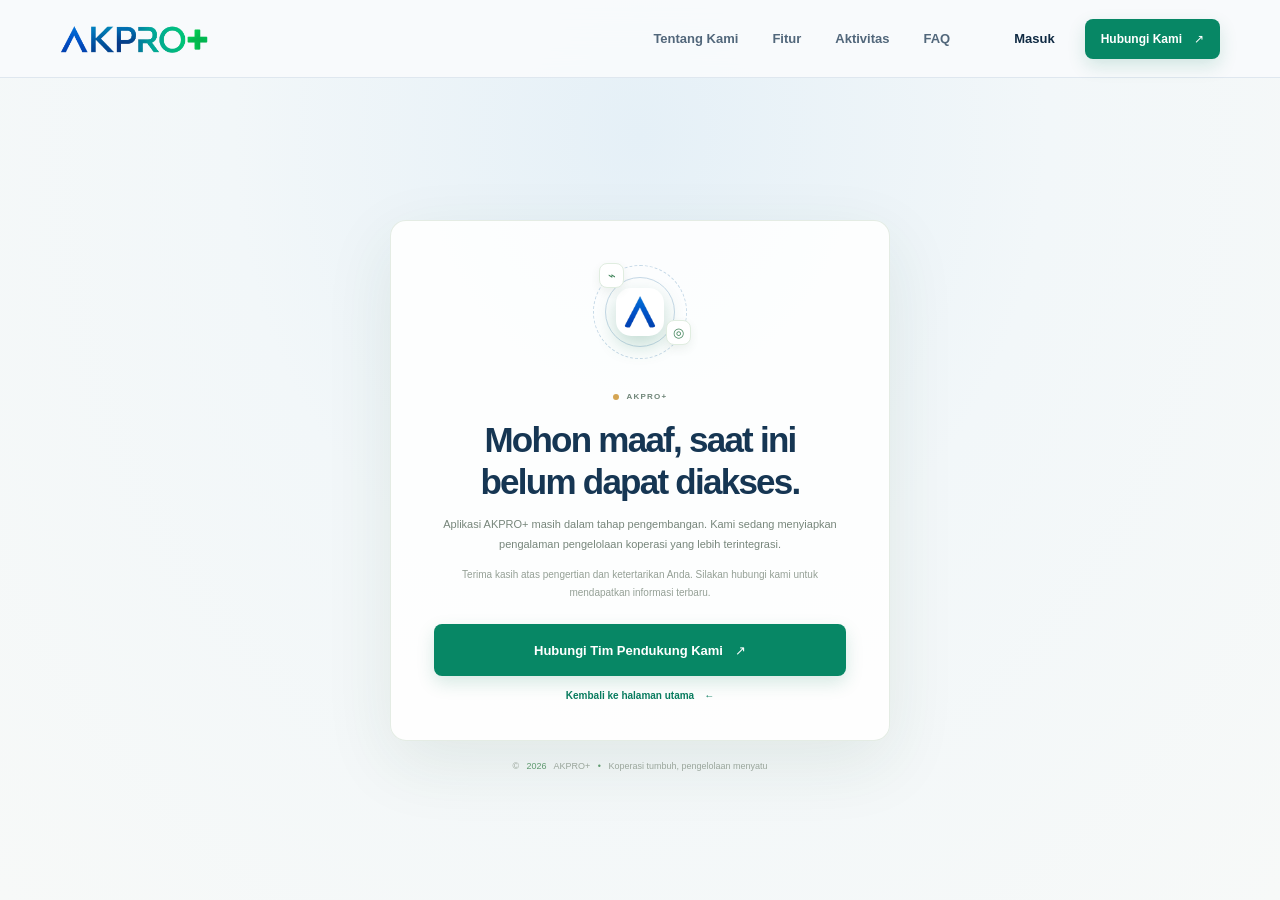
<file: login.html>
<!doctype html>
<html lang="id">
  <head>
    <meta charset="UTF-8" />
    <meta name="viewport" content="width=device-width, initial-scale=1.0" />
    <meta name="theme-color" content="#f5f8fb" />
    <meta name="robots" content="noindex, nofollow" />
    <title>Aplikasi AKPRO+</title>
    <link rel="icon" type="image/png" href="./assets/akproplus-tab.png" />
    <link rel="stylesheet" href="./styles.css" />
    <script src="./site-config.js"></script>
    <script src="./script.js" defer></script>
  </head>
  <body class="access-page">
    <a class="skip-link" href="#konten">Langsung ke konten</a>
    <header class="site-header" id="atas">
      <div class="container nav-wrap">
        <a class="brand" href="./index.html" aria-label="AKPRO+, ke beranda">
          <img src="./assets/akpro-logo.png" alt="AKPRO+" />
        </a>
        <button class="menu-toggle" type="button" aria-label="Buka menu" aria-expanded="false" aria-controls="site-nav">
          <span></span><span></span>
        </button>
        <nav class="site-nav" id="site-nav" aria-label="Navigasi utama">
          <a href="./tentang-kami.html">Tentang Kami</a>
          <a href="./fitur.html">Fitur</a>
          <a href="./aktivitas.html">Aktivitas</a>
          <a href="./faq.html">FAQ</a>
          <div class="nav-actions">
            <a class="button button-quiet" data-login-link href="./login.html">Masuk</a>
            <a class="button button-primary button-small" href="./daftar.html">Hubungi Kami <span aria-hidden="true">↗</span></a>
          </div>
        </nav>
      </div>
    </header>
    <main class="access-shell" id="konten">
      <section class="access-card">
        <div class="access-illustration" aria-hidden="true">
          <span class="access-orbit orbit-a"></span><span class="access-orbit orbit-b"></span>
          <img class="access-core" src="./assets/akproplus-tab.png" alt="AKPRO+" /><span class="access-satellite satellite-a">⌁</span><span class="access-satellite satellite-b">◎</span>
        </div>
        <span class="access-label"><i></i>AKPRO+</span>
        <h1>Mohon maaf, saat ini belum dapat diakses.</h1>
        <p>Aplikasi AKPRO+ masih dalam tahap pengembangan. Kami sedang menyiapkan pengalaman pengelolaan koperasi yang lebih terintegrasi.</p>
        <p class="access-thanks">Terima kasih atas pengertian dan ketertarikan Anda. Silakan hubungi kami untuk mendapatkan informasi terbaru.</p>
        <div class="access-actions">
          <a class="button button-primary button-large" href="mailto:tanya@akproplus.com?subject=Informasi%20akses%20AKPRO%2B">Hubungi Tim Pendukung Kami <span aria-hidden="true">↗</span></a>
          <a class="text-link" href="./index.html">Kembali ke halaman utama <span aria-hidden="true">←</span></a>
        </div>
      </section>
      <p class="access-footer">© <span data-current-year></span> AKPRO+ <span>•</span> Koperasi tumbuh, pengelolaan menyatu</p>
    </main>
    <script>
      const config = window.AKPRO_SITE_CONFIG || { appIsReady: false, appUrl: 'https://app.akproplus.id' };
      const year = document.querySelector('[data-current-year]');
      if (year) year.textContent = String(new Date().getFullYear());
      if (config.appIsReady) window.location.replace(config.appUrl);
    </script>
  </body>
</html>
</file>
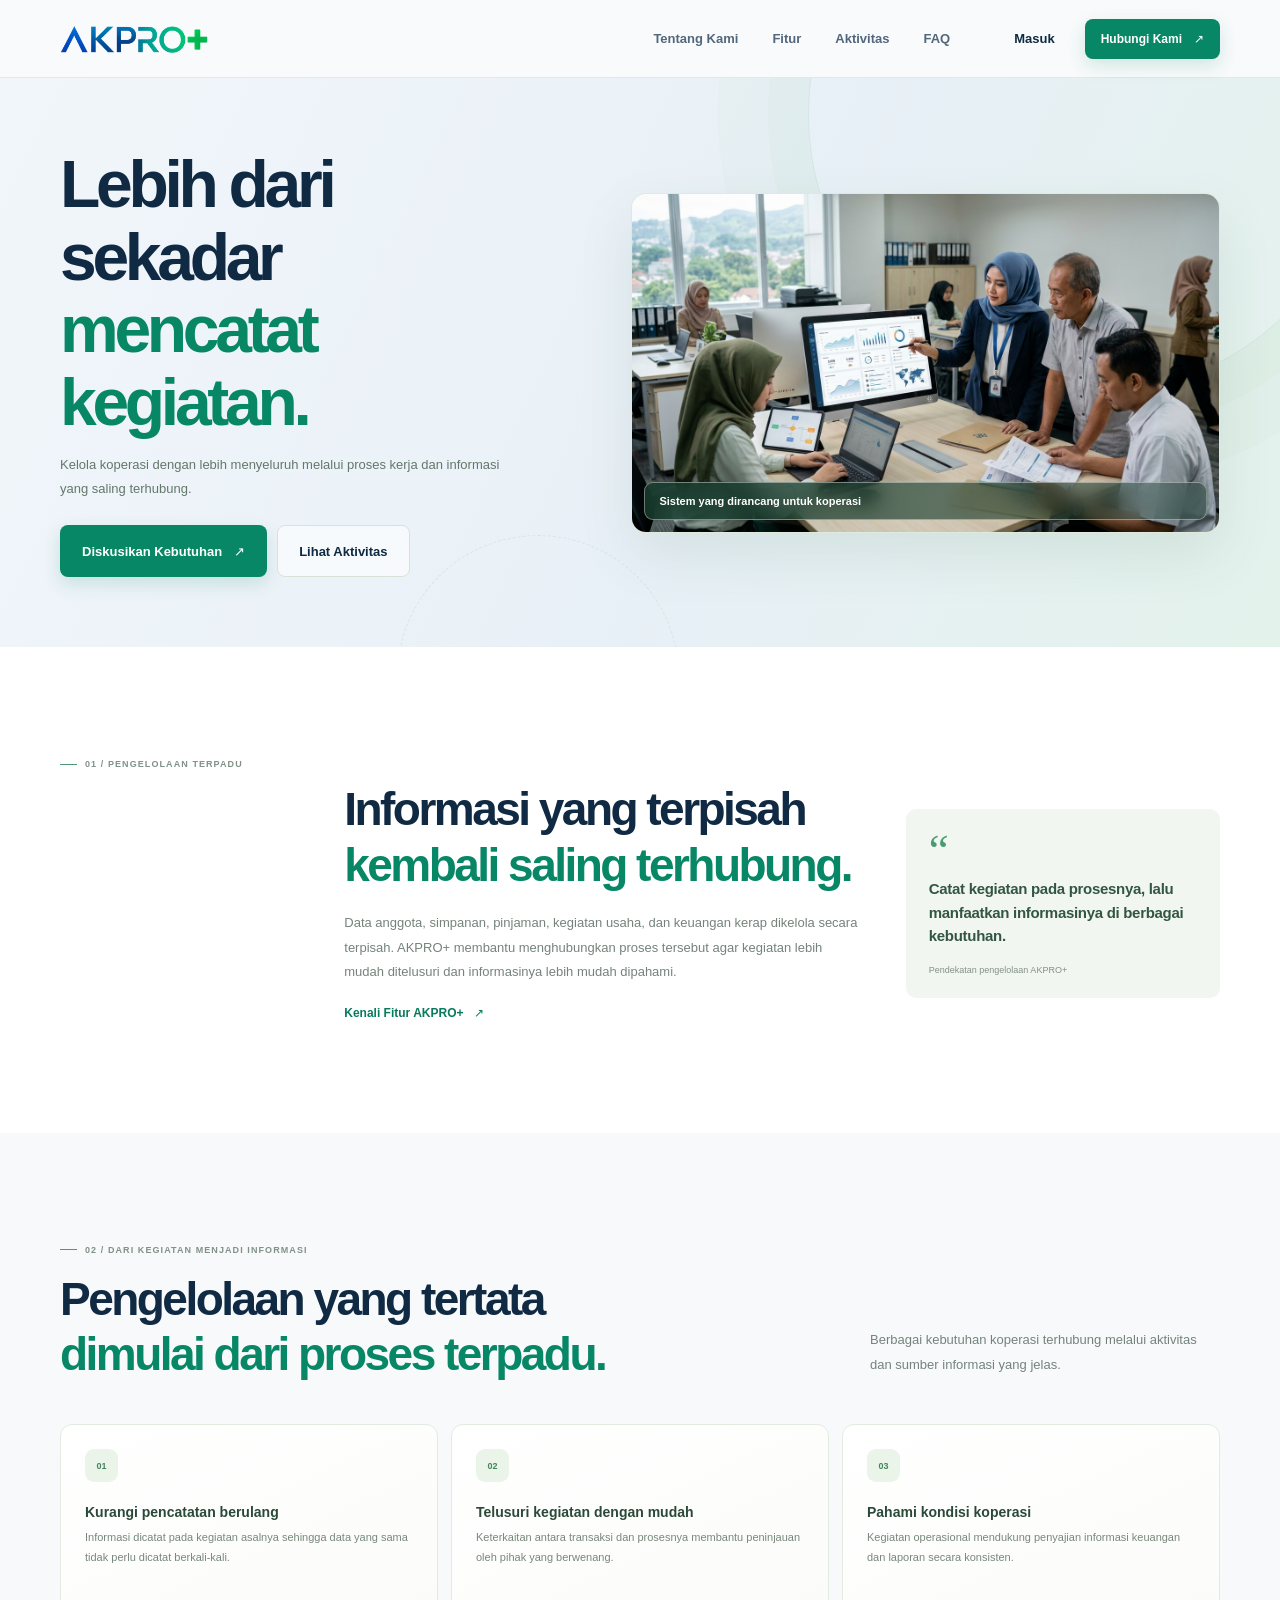
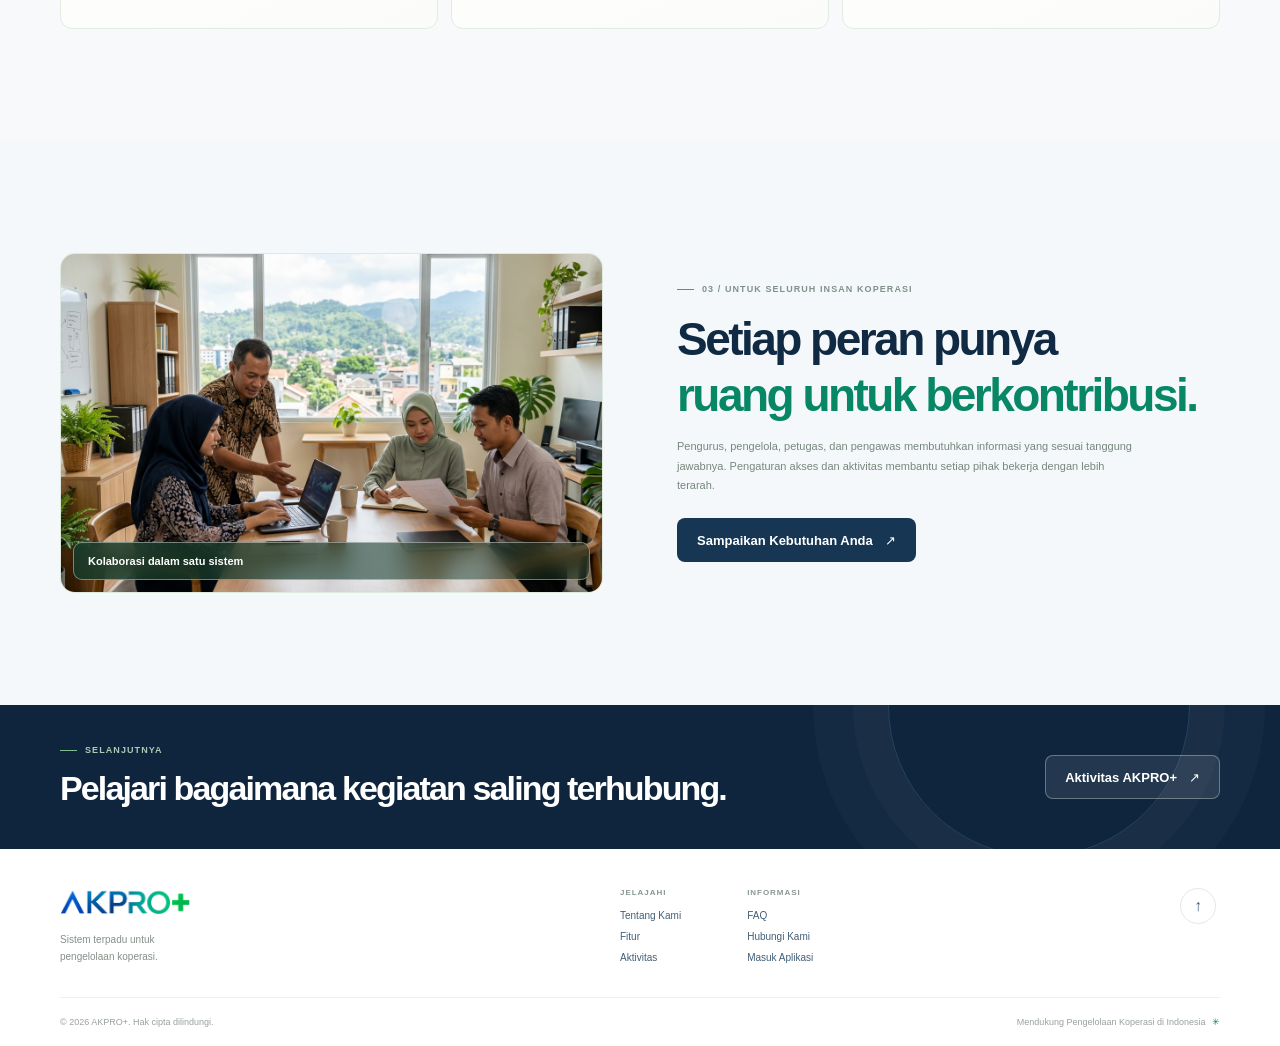
<file: tentang-kami.html>
<!doctype html>
<html lang="id">
  <head>
    <meta charset="UTF-8" /><meta name="viewport" content="width=device-width, initial-scale=1.0" /><meta name="theme-color" content="#f5f8fb" />
    <meta name="description" content="Kenali solusi AKPRO+ untuk menghubungkan pengelolaan anggota, kegiatan usaha, dan keuangan koperasi." />
    <title>Tentang AKPRO+</title><link rel="icon" type="image/png" href="./assets/akproplus-tab.png" /><link rel="stylesheet" href="./styles.css" />
    <script src="./site-config.js"></script><script src="./script.js" defer></script>
  </head>
  <body class="detail-page">
    <a class="skip-link" href="#konten">Langsung ke konten</a>
    <header class="site-header" id="atas"><div class="container nav-wrap"><a class="brand" href="./index.html" aria-label="AKPRO+, ke beranda"><img src="./assets/akpro-logo.png" alt="AKPRO+" /></a><button class="menu-toggle" type="button" aria-label="Buka menu" aria-expanded="false" aria-controls="site-nav"><span></span><span></span></button><nav class="site-nav" id="site-nav" aria-label="Navigasi utama"><a href="./tentang-kami.html">Tentang Kami</a><a href="./fitur.html">Fitur</a><a href="./aktivitas.html">Aktivitas</a><a href="./faq.html">FAQ</a><div class="nav-actions"><a class="button button-quiet" data-login-link href="./login.html">Masuk</a><a class="button button-primary button-small" href="./daftar.html">Hubungi Kami <span aria-hidden="true">↗</span></a></div></nav></div></header>
    <main id="konten">
      <section class="page-hero page-hero-solution"><div class="container page-hero-grid"><div class="page-hero-copy"><h1>Lebih dari sekadar<br /><span>mencatat kegiatan.</span></h1><p>Kelola koperasi dengan lebih menyeluruh melalui proses kerja dan informasi yang saling terhubung.</p><div class="hero-actions"><a class="button button-primary button-large" href="./daftar.html">Diskusikan Kebutuhan <span>↗</span></a><a class="button button-outline button-large" href="./aktivitas.html">Lihat Aktivitas</a></div></div><figure class="image-frame page-image"><img data-src="./assets/gambar3.jpg" alt="Gambaran solusi pengelolaan koperasi AKPRO+" /><div class="image-placeholder"><span class="placeholder-spark">✳</span><span>Pengelolaan koperasi yang lebih terarah</span></div><figcaption><span>Sistem yang dirancang untuk koperasi</span></figcaption></figure></div></section>
      <section class="section-pad solution-intro"><div class="container intro-grid"><div class="section-label"><span>01 / Pengelolaan terpadu</span></div><div class="intro-copy"><h2>Informasi yang terpisah<br /><span>kembali saling terhubung.</span></h2><p>Data anggota, simpanan, pinjaman, kegiatan usaha, dan keuangan kerap dikelola secara terpisah. AKPRO+ membantu menghubungkan proses tersebut agar kegiatan lebih mudah ditelusuri dan informasinya lebih mudah dipahami.</p><a class="text-link" href="./fitur.html">Kenali Fitur AKPRO+ <span>↗</span></a></div><aside class="intro-statement"><span class="statement-mark">“</span><p>Catat kegiatan pada prosesnya, lalu manfaatkan informasinya di berbagai kebutuhan.</p><span class="statement-caption">Pendekatan pengelolaan AKPRO+</span></aside></div></section>
      <section class="section-pad solution-benefits"><div class="container"><div class="section-heading"><div><div class="section-label"><span>02 / Dari kegiatan menjadi informasi</span></div><h2>Pengelolaan yang tertata<br /><span>dimulai dari proses terpadu.</span></h2></div><p>Berbagai kebutuhan koperasi terhubung melalui aktivitas dan sumber informasi yang jelas.</p></div><div class="benefit-grid"><article class="benefit-card"><span>01</span><h3>Kurangi pencatatan berulang</h3><p>Informasi dicatat pada kegiatan asalnya sehingga data yang sama tidak perlu dicatat berkali-kali.</p></article><article class="benefit-card"><span>02</span><h3>Telusuri kegiatan dengan mudah</h3><p>Keterkaitan antara transaksi dan prosesnya membantu peninjauan oleh pihak yang berwenang.</p></article><article class="benefit-card"><span>03</span><h3>Pahami kondisi koperasi</h3><p>Kegiatan operasional mendukung penyajian informasi keuangan dan laporan secara konsisten.</p></article></div></div></section>
      <section class="section-pad solution-image-band"><div class="container image-band-grid"><figure class="image-frame image-band-photo"><img data-src="./assets/gambar4.jpg" alt="Pengurus dan anggota koperasi bekerja bersama" loading="lazy" /><div class="image-placeholder"><span class="placeholder-spark">✳</span><span>Kolaborasi untuk mendukung kegiatan koperasi</span></div><figcaption><span>Kolaborasi dalam satu sistem</span></figcaption></figure><div><div class="section-label"><span>03 / Untuk seluruh insan koperasi</span></div><h2>Setiap peran punya<br /><span>ruang untuk berkontribusi.</span></h2><p class="body-copy">Pengurus, pengelola, petugas, dan pengawas membutuhkan informasi yang sesuai tanggung jawabnya. Pengaturan akses dan aktivitas membantu setiap pihak bekerja dengan lebih terarah.</p><a class="button button-dark" href="./daftar.html">Sampaikan Kebutuhan Anda <span>↗</span></a></div></div></section>
      <section class="detail-cta"><div class="container detail-cta-inner"><div><span class="section-label section-label-light"><span>Selanjutnya</span></span><h2>Pelajari bagaimana kegiatan saling terhubung.</h2></div><a class="button button-contact-light" href="./aktivitas.html">Aktivitas AKPRO+ <span>↗</span></a></div></section>
    </main>
    <footer class="site-footer"><div class="container footer-top"><div class="footer-brand"><a class="brand" href="./index.html"><img src="./assets/akpro-logo.png" alt="AKPRO+" /></a><p>Sistem terpadu untuk<br />pengelolaan koperasi.</p></div><div class="footer-links"><div><span>JELAJAHI</span><a href="./tentang-kami.html">Tentang Kami</a><a href="./fitur.html">Fitur</a><a href="./aktivitas.html">Aktivitas</a></div><div><span>INFORMASI</span><a href="./faq.html">FAQ</a><a href="./daftar.html">Hubungi Kami</a><a data-login-link href="./login.html">Masuk Aplikasi</a></div></div><a class="back-top" href="#" aria-label="Kembali ke atas">↑</a></div><div class="container footer-bottom"><span>© <span data-current-year></span> AKPRO+. Hak cipta dilindungi.</span><span>Mendukung Pengelolaan Koperasi di Indonesia <b>✳</b></span></div></footer>
  </body>
</html>
</file>
<file: styles.css>
:root {
  font-family: "DM Sans", sans-serif;
  color: #102a43;
  background: #f5f8fb;
  font-synthesis: none;
  text-rendering: optimizeLegibility;
  --ink: #102a43;
  --muted: #66766f;
  --navy: #163653;
  --navy-deep: #0e253d;
  --blue: #315f92;
  --green: #078765;
  --green-dark: #05664f;
  --mint: #e4f3ed;
  --line: #dce5ed;
  --paper: #fff;
  --serif: "Manrope", sans-serif;
}

* { box-sizing: border-box; }
html {  scroll-padding-top: 92px; }
body { margin: 0; min-width: 320px; background: #f5f8fb; }
body, button, a { -webkit-tap-highlight-color: transparent; }
body.menu-open { overflow: hidden; }
a { color: inherit; text-decoration: none; }
button { font: inherit; }
img { max-width: 100%; }
::selection { color: #083d2f; background: #b9ebd0; }

.container { width: min(1160px, calc(100% - 64px)); margin: 0 auto; }
.section-pad { padding: 112px 0; }
.skip-link { position: fixed; z-index: 1000; top: -60px; left: 12px; padding: 12px 16px; border-radius: 8px; background: var(--ink); color: white; }
.skip-link:focus { top: 12px; }

.site-header { position: sticky; z-index: 100; top: 0; height: 78px; border-bottom: 1px solid rgba(224, 233, 225, .8); background: rgba(249, 250, 247, .91); backdrop-filter: blur(18px); }
.nav-wrap, .site-nav, .nav-actions { display: flex; align-items: center; }
.nav-wrap { height: 100%; justify-content: space-between; }
.brand { display: inline-flex; align-items: center; }
.brand img { display: block; width: 148px; height: auto; object-fit: contain; }
.site-nav { gap: 34px; color: #4e6259; font-size: 13px; font-weight: 600; }
.site-nav > a:not(.button):hover, .footer-links a:hover { color: var(--green); }
.nav-actions { gap: 10px; margin-left: 10px; }
.button { display: inline-flex; min-height: 44px; align-items: center; justify-content: center; gap: 12px; padding: 0 19px; border: 1px solid transparent; border-radius: 8px; font-size: 13px; font-weight: 700;  cursor: pointer; }
.button-primary { color: white; background: var(--green); box-shadow: 0 7px 18px rgba(8, 123, 87, .16); }
.button-primary:hover { background: #066c4d; box-shadow: 0 9px 22px rgba(8, 123, 87, .23); }
.button-quiet { color: var(--ink); background: transparent; }
.button-quiet:hover { background: #eef3ed; }
.button-outline { border-color: #d8e2d9; color: var(--ink); background: rgba(255,255,255,.62); }
.button-outline:hover { border-color: #a8c3b2; background: white; }
.button-dark { color: white; background: #163653; }
.button-dark:hover { background: #0e253d; }
.button-small { min-height: 40px; padding: 0 15px; font-size: 12px; }
.button-large { min-height: 52px; padding: 0 21px; font-size: 13px; }
.menu-toggle { display: none; }

.hero { position: relative; overflow: hidden; padding: 74px 0 0; background: linear-gradient(112deg, #f6f8f3 4%, #eef6ef 51%, #edf7f0 100%); }
.hero-grid { position: relative; z-index: 1; display: grid; min-height: 525px; grid-template-columns: .92fr 1.08fr; align-items: center; gap: 46px; }
.hero-glow { position: absolute; pointer-events: none; border-radius: 50%; filter: blur(2px); }
.hero-glow-one { top: -250px; right: -125px; width: 650px; height: 650px; background: radial-gradient(circle, rgba(192, 229, 195, .37), rgba(192, 229, 195, 0) 68%); }
.hero-glow-two { bottom: -310px; left: -140px; width: 600px; height: 600px; background: radial-gradient(circle, rgba(214, 233, 190, .35), rgba(214, 233, 190, 0) 70%); }
.hero-copy { position: relative; z-index: 2; padding-bottom: 35px; }
.section-label { display: flex; align-items: center; gap: 9px; color: #527166; font-size: 10px; font-weight: 700; letter-spacing: .13em; text-transform: uppercase; }
.contact-status-dot { width: 7px; height: 7px; border-radius: 50%; background: #24a36f; box-shadow: 0 0 0 4px rgba(36,163,111,.11); }
h1, h2, h3, p { margin-top: 0; }
.hero h1 { margin: 0 0 17px; font-family: var(--serif); font-size: clamp(44px, 5vw, 66px); font-weight: 700; line-height: 1.11; letter-spacing: -.065em; }
.hero h1 span, h2 span { color: var(--green); }
.hero-lead { max-width: 470px; margin-bottom: 25px; color: #5c7067; font-size: 15px; line-height: 1.8; }
.hero-actions { display: flex; flex-wrap: wrap; gap: 10px; }
.play-icon { display: inline-grid; width: 21px; height: 21px; place-items: center; border: 1px solid #dce6df; border-radius: 50%; font-size: 11px; }
.hero-note { display: flex; align-items: center; gap: 9px; margin-top: 24px; color: #6a7e73; font-size: 11px; }
.note-check { display: inline-grid; width: 16px; height: 16px; place-items: center; border-radius: 50%; color: var(--green); background: #dcefe2; font-size: 10px; }
.hero-visual { position: relative; display: flex; min-height: 445px; align-items: center; justify-content: center; }
.hero-image-frame { position: relative; z-index: 1; width: min(100%, 430px); aspect-ratio: 1; overflow: hidden; border: 8px solid rgba(255,255,255,.68); border-radius: 50%; background: rgba(255,255,255,.5); box-shadow: 0 26px 60px rgba(34, 68, 103, .16), inset 0 0 0 1px rgba(255,255,255,.7); }
.hero-main-image { display: block; width: 100%; height: 100%; border-radius: 50%; object-fit: cover; object-position: center; }
.dashboard-card { position: relative; z-index: 1; width: min(100%, 503px); padding: 23px 24px 17px; border: 1px solid rgba(255,255,255,.9); border-radius: 17px; background: rgba(255,255,255,.94); box-shadow: 0 26px 75px rgba(34, 68, 103, .13), 0 3px 12px rgba(38, 78, 53, .05); }
.dashboard-top, .dashboard-brand, .dashboard-welcome, .dashboard-footer, .chart-heading { display: flex; align-items: center; justify-content: space-between; }
.dashboard-brand { justify-content: flex-start; gap: 8px; color: #51655b; font-size: 11px; font-weight: 700; }
.dashboard-mark { display: grid; width: 25px; height: 25px; place-items: center; border-radius: 8px; color: #fff; background: var(--green); font-family: var(--serif); font-size: 12px; font-weight: 800; }
.dashboard-period { display: flex; align-items: center; gap: 6px; color: #809088; font-size: 9px; }
.dashboard-period i, .dashboard-footer i { width: 6px; height: 6px; border-radius: 50%; background: #34aa76; }
.dashboard-welcome { margin: 21px 0 15px; }
.dashboard-welcome > div { display: grid; gap: 5px; }
.dashboard-welcome small { color: #91a097; font-size: 9px; }
.dashboard-welcome strong { color: #213e31; font-size: 13px; letter-spacing: -.02em; }
.dashboard-avatar { display: grid; width: 31px; height: 31px; place-items: center; border-radius: 50%; color: #f7fffa; background: linear-gradient(145deg, #80b58d, #317858); font-size: 11px; font-weight: 700; }
.metric-grid { display: grid; grid-template-columns: 1fr 1fr; gap: 10px; }
.metric-card { display: grid; min-height: 78px; align-content: center; gap: 5px; padding: 11px 12px; border: 1px solid #e8eee8; border-radius: 10px; background: #fff; }
.metric-card > span { color: #87958d; font-size: 9px; }
.metric-card strong { color: #234332; font-family: var(--serif); font-size: 17px; letter-spacing: -.04em; }
.metric-positive { color: #40956a; font-size: 8px; }
.chart-card { margin-top: 12px; padding: 13px 13px 8px; border: 1px solid #e9eee8; border-radius: 10px; }
.chart-heading > div { display: grid; gap: 4px; color: #344f40; font-size: 10px; font-weight: 700; }
.chart-heading small { color: #96a29a; font-size: 8px; font-weight: 400; }
.chart-period { padding: 5px 8px; border-radius: 5px; color: #708179; background: #f2f6f1; font-size: 8px; }
.chart-area { position: relative; height: 102px; margin-top: 11px; }
.chart-y-labels { position: absolute; inset: 0; display: flex; flex-direction: column; justify-content: space-between; }
.chart-y-labels span { height: 1px; background: repeating-linear-gradient(90deg, #ebf0eb 0 3px, transparent 3px 7px); }
.chart-svg { position: absolute; inset: 0; width: 100%; height: 100%; overflow: visible; }
.chart-grid-line { fill: none; stroke: #e9eeea; stroke-width: 1; }
.chart-fill { fill: url(#chartFill); stroke: none; }
.chart-line { fill: none; stroke: #16946c; stroke-width: 3; vector-effect: non-scaling-stroke; }
.chart-svg circle { fill: #fff; stroke: #15936a; stroke-width: 3; vector-effect: non-scaling-stroke; }
.chart-months { display: flex; justify-content: space-between; margin-top: 6px; color: #9aa69f; font-size: 8px; }
.dashboard-footer { justify-content: space-between; margin-top: 15px; padding-top: 12px; border-top: 1px solid #edf0ed; color: #9aa69f; font-size: 8px; }
.dashboard-footer > span:first-child { display: flex; align-items: center; gap: 6px; }
.dashboard-footer b { padding: 0 3px; color: #4a9870; }
.visual-orbit { position: absolute; border: 1px solid rgba(103, 173, 121, .18); border-radius: 50%; }
.orbit-one { width: 465px; height: 465px;  }
.orbit-two { width: 530px; height: 530px; border-style: dashed; opacity: .58;  }
.floating-chip { position: absolute; z-index: 3; display: flex; align-items: center; gap: 9px; padding: 10px 12px; border: 1px solid #ebf1e9; border-radius: 10px; background: rgba(255,255,255,.94); box-shadow: 0 12px 32px rgba(43, 81, 54, .11);  }
.floating-chip > span:last-child { display: grid; gap: 3px; }
.floating-chip b { color: #315142; font-size: 9px; }
.floating-chip small { color: #95a29a; font-size: 8px; }
.chip-icon { display: grid; width: 28px; height: 28px; place-items: center; border-radius: 8px; color: var(--green); background: #e9f5ec; font-size: 17px; }
.chip-members { top: 65px; left: -2px; }
.chip-books { right: 0; bottom: 76px;  }
.visual-spark { position: absolute; z-index: 2; color: #69b888; font-size: 20px;  }
.spark-one { top: 92px; right: 57px; }
.spark-two { bottom: 53px; left: 34px; color: #a7c67b;  }
.hero-bottom { position: relative; z-index: 1; display: flex; min-height: 69px; align-items: center; justify-content: space-between; margin-top: 24px; border-top: 1px solid rgba(192, 211, 194, .58); color: #7a8a80; font-size: 10px; }
.hero-pills { display: flex; align-items: center; gap: 13px; color: #547164; font-weight: 600; }
.hero-pills i { width: 4px; height: 4px; border-radius: 50%; background: #a3b8a7; }

.intro-section { background: #fff; }
.intro-grid { display: grid; grid-template-columns: .65fr 1.4fr .85fr; align-items: start; gap: 44px; }
.section-label { color: #819188; font-size: 9px; letter-spacing: .12em; }
.section-label > span { display: flex; align-items: center; gap: 8px; }
.section-label > span::before { width: 17px; height: 1px; background: #4c9a70; content: ""; }
h2 { margin-bottom: 18px; font-family: var(--serif); font-size: clamp(32px, 3.7vw, 46px); font-weight: 700; line-height: 1.2; letter-spacing: -.055em; }
.intro-copy h2 { margin-top: 23px; }
.intro-copy > p, .section-heading > p, .principles-copy > p, .audience-intro > p, .faq-intro > p { color: #75837b; font-size: 13px; line-height: 1.9; }
.intro-copy > p { max-width: 580px; }
.text-link { display: inline-flex; align-items: center; gap: 10px; margin-top: 8px; color: var(--green); font-size: 12px; font-weight: 700; }
.intro-statement { position: relative; align-self: center; margin-top: 27px; padding: 23px 23px 21px; border-radius: 10px; background: #f2f6f0; }
.statement-mark { color: #4b9b72; font-family: Georgia, serif; font-size: 45px; line-height: .8; }
.intro-statement p { margin: 8px 0 12px; color: #325641; font-family: var(--serif); font-size: 15px; font-weight: 700; line-height: 1.55; letter-spacing: -.02em; }
.statement-caption { color: #829187; font-size: 9px; }

.modules-section { background: #f4f7f2; }
.section-heading { display: flex; align-items: end; justify-content: space-between; gap: 50px; margin-bottom: 42px; }
.section-heading h2 { margin: 17px 0 0; }
.section-heading > p { max-width: 350px; margin: 0 0 5px; }
.module-grid { display: grid; grid-template-columns: repeat(4, 1fr); gap: 14px; }
.module-card { position: relative; overflow: hidden; min-height: 263px; padding: 21px 19px 0; border: 1px solid #e6ece5; border-radius: 11px; background: #fff;  }
.module-card:hover { box-shadow: 0 15px 34px rgba(44, 77, 52, .08); }
.module-featured { background: linear-gradient(148deg, #fff 43%, #f2f8f1); }
.module-card-top { display: flex; align-items: center; justify-content: space-between; }
.module-icon { display: grid; width: 38px; height: 38px; place-items: center; border-radius: 10px; font-size: 21px; font-weight: 500; }
.icon-members { color: #208358; background: #e9f5e8; }
.icon-savings { color: #9c8040; background: #f8f3e7; }
.icon-business { color: #607c8d; background: #edf4f5; }
.icon-accounting { color: #8667a4; background: #f3edf8; }
.module-index { color: #a8b4ad; font-size: 9px; }
.module-card h3 { margin: 19px 0 7px; color: #244034; font-family: var(--serif); font-size: 15px; letter-spacing: -.03em; }
.module-card > p { position: relative; z-index: 1; max-width: 210px; margin-bottom: 0; color: #849188; font-size: 10px; line-height: 1.7; }
.module-art { position: absolute; right: 0; bottom: 0; left: 0; height: 66px; overflow: hidden; border-top: 1px solid #f0f3ef; background: linear-gradient(180deg, #fbfcfa, #f6f9f5); }
.art-members { display: flex; align-items: center; padding-left: 24px; }
.member-avatar { display: grid; width: 31px; height: 31px; margin-left: -7px; place-items: center; border: 2px solid white; border-radius: 50%; color: white; background: #5f9d7b; font-size: 9px; font-weight: 700; }
.member-avatar:nth-child(2) { background: #c28d73; }.member-avatar:nth-child(3) { background: #7991ae; }.member-avatar:nth-child(4) { color: #548064; background: #e5f0e5; }
.art-line { position: absolute; top: 32px; right: 28px; width: 45px; height: 1px; background: #cee0d1; }
.coin { position: absolute; display: grid; width: 40px; height: 40px; place-items: center; border: 1px solid #eedfb8; border-radius: 50%; color: #ad8944; background: #fffdf6; font-size: 9px; font-weight: 700; box-shadow: 0 4px 10px rgba(145,117,64,.09); }
.coin-a { bottom: -8px; left: 24%; }.coin-b { bottom: 10px; left: 43%; }.coin-c { bottom: -7px; left: 62%; }
.art-business { display: flex; align-items: end; justify-content: center; gap: 9px; padding-bottom: 8px; }
.shelf { width: 34px; border-radius: 4px 4px 0 0; background: #d4e5d7; }
.shelf-one { height: 25px; }.shelf-two { height: 38px; background: #bedbc5; }.shelf-three { height: 31px; background: #e1e9d2; }
.art-accounting { display: flex; align-items: end; gap: 8px; padding: 0 25px 10px; }
.art-accounting span { flex: 1; border-radius: 4px 4px 0 0; background: #d8cce8; }
.art-accounting span:nth-child(1), .art-accounting span:nth-child(5) { height: 22px; }.art-accounting span:nth-child(2), .art-accounting span:nth-child(6) { height: 32px; }.art-accounting span:nth-child(3), .art-accounting span:nth-child(7) { height: 43px; }.art-accounting span:nth-child(4) { height: 27px; }
.module-footnote { margin: 17px 0 0; color: #91a096; font-size: 9px; }.module-footnote span { color: #55966d; }
.module-pricing-note { display: flex; align-items: center; gap: 14px; margin-top: 24px; padding: 18px 20px; border: 1px solid #dfe9dd; border-radius: 11px; background: rgba(255,255,255,.76); }
.pricing-note-mark { display: grid; width: 34px; height: 34px; flex: 0 0 34px; place-items: center; border-radius: 50%; color: #16805b; background: #e6f3e7; font-size: 17px; font-weight: 700; }
.module-pricing-note > div { flex: 1; }
.module-pricing-note strong { color: #294638; font-size: 12px; }
.module-pricing-note p { max-width: 650px; margin: 5px 0 0; color: #78877d; font-size: 10px; line-height: 1.7; }
.module-pricing-note .text-link { flex: 0 0 auto; margin: 0; font-size: 10px; }

.workflow-section { overflow: hidden; background: #fff; }
.workflow-heading { margin-bottom: 58px; }
.workflow-track { position: relative; display: grid; grid-template-columns: repeat(4, 1fr); gap: 30px; }
.workflow-line { position: absolute; top: 19px; right: 11.5%; left: 11.5%; height: 1px; background: #dae8dd; }
.workflow-line span { display: block; width: 52%; height: 100%; background: linear-gradient(90deg, #50a577, #a9cfaa); }
.workflow-step { position: relative; z-index: 1; padding-top: 48px; }
.step-number { position: absolute; top: 0; left: 0; display: grid; width: 39px; height: 39px; place-items: center; border: 1px solid #dbe9de; border-radius: 50%; color: var(--green); background: #fff; font-size: 10px; font-weight: 700; }
.step-icon { display: grid; width: 35px; height: 35px; margin: 7px 0 17px; place-items: center; border-radius: 9px; color: #33865d; background: #eef6ee; font-size: 19px; }
.workflow-step h3 { margin-bottom: 8px; color: #294537; font-family: var(--serif); font-size: 14px; letter-spacing: -.02em; }
.workflow-step p { max-width: 225px; min-height: 52px; margin-bottom: 11px; color: #839087; font-size: 10px; line-height: 1.7; }
.step-tag { padding: 5px 8px; border-radius: 4px; color: #5c806b; background: #f0f6ef; font-size: 8px; }

.principles-section { background: #f1f6ef; }
.principles-grid { display: grid; grid-template-columns: .85fr 1.15fr; gap: 100px; }
.principles-copy { position: sticky; top: 115px; align-self: start; }
.principles-copy h2 { margin: 20px 0 15px; font-size: clamp(32px, 3.5vw, 43px); }
.principles-copy > p { max-width: 400px; margin-bottom: 24px; }
.principle-list { border-top: 1px solid #dce7dc; }
.principle-item { display: grid; grid-template-columns: 37px 1fr 20px; gap: 14px; align-items: start; padding: 23px 0; border-bottom: 1px solid #dce7dc; }
.principle-icon { display: grid; width: 31px; height: 31px; place-items: center; border: 1px solid #d8e6d9; border-radius: 8px; color: #528b67; background: #f8faf6; font-size: 9px; font-weight: 700; }
.principle-item h3 { margin: 3px 0 6px; color: #284638; font-family: var(--serif); font-size: 13px; }
.principle-item p { max-width: 380px; margin: 0; color: #7b8b80; font-size: 10px; line-height: 1.7; }
.principle-arrow { color: #7e9d87; font-size: 13px; }

.audience-section { background: #fff; }
.audience-grid { display: grid; grid-template-columns: .8fr 1.2fr; align-items: start; gap: 92px; }
.audience-intro h2, .faq-intro h2 { margin: 20px 0 14px; font-size: clamp(32px, 3.5vw, 43px); }
.audience-intro > p { max-width: 370px; }
.audience-roles { display: grid; gap: 12px; }
.role-card { display: flex; gap: 16px; padding: 19px; border: 1px solid #e7ece6; border-radius: 9px; background: #fff;  }
.role-card:hover {  border-color: #c7ddca; }
.role-icon { display: grid; width: 36px; height: 36px; flex: 0 0 36px; place-items: center; border-radius: 9px; color: #35805a; background: #eff6ee; font-size: 16px; }
.role-card h3 { margin: 2px 0 5px; color: #304d3e; font-family: var(--serif); font-size: 12px; }
.role-card p { margin: 0; color: #87938c; font-size: 10px; line-height: 1.65; }

.faq-section { background: #f5f8f4; }
.faq-grid { display: grid; grid-template-columns: .7fr 1.3fr; gap: 92px; }
.faq-intro h2 { margin-top: 20px; }
.faq-intro .text-link { margin-top: 8px; }
.faq-list { border-top: 1px solid #dfe8df; }
.faq-item { border-bottom: 1px solid #dfe8df; }
.faq-item summary { position: relative; display: flex; min-height: 64px; align-items: center; justify-content: space-between; gap: 20px; color: #2b483a; font-family: var(--serif); font-size: 12px; font-weight: 700; cursor: pointer; list-style: none; }
.faq-item summary::-webkit-details-marker { display: none; }
.faq-item summary > span { position: relative; width: 22px; height: 22px; flex: 0 0 22px; border: 1px solid #dbe6dc; border-radius: 50%; }
.faq-item summary > span::before, .faq-item summary > span::after { position: absolute; top: 9px; left: 6px; width: 8px; height: 1px; background: #4d8862; content: "";  }
.faq-item summary > span::after { opacity: 1; }
.faq-item[open] summary > span::after { opacity: 0; }
.faq-item p { max-width: 650px; margin: -1px 35px 20px 0; color: #7b8981; font-size: 11px; line-height: 1.8; }

.contact-section { position: relative; overflow: hidden; padding: 83px 0; color: #fff; background: #102b46; }
.contact-section::before { position: absolute; inset: 0; background: radial-gradient(ellipse at 8% 100%, rgba(7, 135, 101, .4), transparent 46%), radial-gradient(ellipse at 93% 5%, rgba(49, 95, 146, .34), transparent 43%); content: ""; }
.contact-shape { position: absolute; width: 330px; height: 330px; border: 1px solid rgba(220, 245, 221, .09); border-radius: 50%; }
.contact-shape-one { top: -215px; right: 6%; box-shadow: 0 0 0 34px rgba(220,245,221,.025), 0 0 0 70px rgba(220,245,221,.025); }
.contact-shape-two { bottom: -275px; left: 28%; width: 430px; height: 430px; }
.contact-grid { position: relative; z-index: 1; display: grid; grid-template-columns: 1fr .88fr; align-items: center; gap: 86px; }
.section-label-light { color: #aec9b6; }
.section-label-light > span::before { background: #80bd8f; }
.contact-copy h2 { margin: 20px 0 15px; color: #fff; font-size: clamp(35px, 4vw, 49px); }
.contact-copy h2 span { color: #9bd0a5; }
.contact-copy > p { max-width: 450px; margin-bottom: 20px; color: #bbd0c3; font-size: 12px; line-height: 1.85; }
.contact-hours { display: flex; align-items: center; gap: 9px; color: #b0c7b8; font-size: 9px; }
.contact-status-dot { width: 6px; height: 6px; background: #80d49a; box-shadow: 0 0 0 4px rgba(128,212,154,.13); }
.contact-options { display: grid; gap: 11px; }
.contact-option { display: flex; min-height: 82px; align-items: center; gap: 13px; padding: 14px 16px; border: 1px solid rgba(230, 246, 232, .19); border-radius: 9px; background: rgba(255,255,255,.07);  }
.contact-option:hover {  background: rgba(255,255,255,.12); }
.contact-option-icon { display: grid; width: 37px; height: 37px; flex: 0 0 37px; place-items: center; border-radius: 9px; color: #b5e2bd; background: rgba(199,239,204,.12); font-size: 17px; }
.contact-option-copy { display: grid; flex: 1; gap: 3px; }
.contact-option-copy small { color: #94b8a0; font-size: 8px; font-weight: 700; letter-spacing: .1em; }
.contact-option-copy strong { color: white; font-size: 12px; }
.contact-option-copy > span { color: #b3cbb9; font-size: 9px; }
.contact-option-arrow { color: #addab4; font-size: 15px; }
.contact-privacy { margin: 3px 0 0; color: #96b2a0; font-size: 9px; line-height: 1.6; }

.site-footer { padding: 39px 0 0; background: #fff; }
.footer-top { display: grid; grid-template-columns: 1fr 1fr 40px; gap: 30px; padding-bottom: 32px; }
.footer-brand .brand img { width: 130px; }
.footer-brand p { margin: 12px 0 0; color: #849188; font-size: 10px; line-height: 1.7; }
.footer-links { display: flex; gap: 66px; }
.footer-links > div { display: grid; align-content: start; gap: 10px; }
.footer-links > div > span { margin-bottom: 3px; color: #8a9990; font-size: 8px; font-weight: 700; letter-spacing: .12em; }
.footer-links a { color: #546a5e; font-size: 10px;  }
.back-top { display: grid; width: 36px; height: 36px; place-items: center; border: 1px solid #e3eae2; border-radius: 50%; color: #52735e; font-size: 16px;  }
.back-top:hover { background: #edf5ed; }
.footer-bottom { display: flex; min-height: 49px; align-items: center; justify-content: space-between; border-top: 1px solid #edf0ec; color: #98a29a; font-size: 9px; }
.footer-bottom b { margin-left: 4px; color: #549668; }

.access-page { min-height: 100vh; background: radial-gradient(ellipse at 50% 15%, #eaf5ea 0, #f6f8f4 50%, #f8f9f7 100%); }
.access-shell { display: flex; min-height: calc(100vh - 78px); flex-direction: column; align-items: center; justify-content: center; padding: 35px 22px 22px; }
.access-card { width: min(100%, 500px); padding: 37px 43px 39px; border: 1px solid rgba(225,234,225,.9); border-radius: 16px; background: rgba(255,255,255,.86); box-shadow: 0 22px 70px rgba(38,77,48,.09); text-align: center; }
.access-illustration { position: relative; display: grid; width: 108px; height: 108px; margin: 0 auto 20px; place-items: center; }
.access-orbit { position: absolute; border: 1px solid #c9e2ce; border-radius: 50%; }
.orbit-a { inset: 7px; border-style: dashed;  }
.orbit-b { inset: 19px; border-color: #e1eee1;  }
.access-core { position: relative; z-index: 1; display: block; width: 48px; height: 48px; padding: 7px; border-radius: 15px; background: white; box-shadow: 0 9px 20px rgba(14,111,72,.23); object-fit: contain; }
.access-satellite { position: absolute; z-index: 2; display: grid; width: 25px; height: 25px; place-items: center; border: 1px solid #e0ede0; border-radius: 8px; color: #43855c; background: white; box-shadow: 0 4px 10px rgba(50,91,58,.08); font-size: 13px; }
.satellite-a { top: 5px; left: 13px; }.satellite-b { right: 3px; bottom: 21px; }
.access-label { display: inline-flex; align-items: center; gap: 8px; color: #708679; font-size: 8px; font-weight: 700; letter-spacing: .15em; }
.access-label i { width: 6px; height: 6px; border-radius: 50%; background: #d5a553; }
.access-card h1 { margin: 15px 0 12px; color: #203e30; font-family: var(--serif); font-size: clamp(27px, 6vw, 35px); line-height: 1.2; letter-spacing: -.05em; }
.access-card > p { margin: 0 auto 12px; color: #77867b; font-size: 11px; line-height: 1.8; }
.access-card > .access-thanks { color: #95a096; font-size: 10px; }
.access-actions { display: grid; justify-items: center; gap: 10px; margin-top: 22px; }
.access-actions .button { width: 100%; }
.access-actions .text-link { margin-top: 4px; font-size: 10px; }
.access-footer { margin: 20px 0 0; color: #9aa69c; font-size: 9px; text-align: center; }
.access-footer span { margin: 0 5px; color: #5f9a70; }

@media (max-width: 1000px) {
  .container { width: min(100% - 48px, 880px); }
  .site-nav { gap: 22px; }
  .hero { padding-top: 49px; }
  .hero-grid { grid-template-columns: .95fr 1.05fr; gap: 23px; }
  .hero h1 { font-size: clamp(42px, 5.2vw, 56px); }
  .hero-visual { min-height: 405px; }
  .dashboard-card { padding: 18px; }
  .orbit-one { width: 380px; height: 380px; }.orbit-two { width: 435px; height: 435px; }
  .chip-members { left: -10px; }.chip-books { right: -8px; }
  .intro-grid { grid-template-columns: .55fr 1.45fr; gap: 27px; }
  .intro-statement { grid-column: 2; margin-top: 0; }
  .module-grid { grid-template-columns: repeat(2, 1fr); }
  .module-pricing-note { flex-wrap: wrap; }
  .module-pricing-note .text-link { margin-left: 48px; }
  .module-card { min-height: 240px; }
  .principles-grid, .audience-grid, .faq-grid { gap: 53px; }
  .contact-grid { gap: 50px; }
}

@media (max-width: 760px) {
  html { scroll-padding-top: 72px; }
  .container { width: calc(100% - 40px); }
  .section-pad { padding: 78px 0; }
  .site-header { height: 68px; }
  .brand img { width: 127px; }
  .menu-toggle { z-index: 2; display: grid; width: 40px; height: 40px; align-content: center; justify-items: center; gap: 6px; border: 1px solid #e1e8e0; border-radius: 8px; background: #fff; }
  .menu-toggle span { display: block; width: 17px; height: 1.5px; border-radius: 2px; background: #28513b;  }

  .site-nav { position: fixed; z-index: 1; top: 67px; right: 0; left: 0; display: flex; visibility: hidden; flex-direction: column; align-items: stretch; gap: 0; padding: 10px 20px 22px; border-bottom: 1px solid #e5ebe4; background: rgba(249,250,247,.98); box-shadow: 0 15px 25px rgba(24,59,38,.07); opacity: 0; }
  .site-nav.is-open { visibility: visible; opacity: 1; }
  .site-nav > a:not(.button) { padding: 13px 2px; border-bottom: 1px solid #edf1eb; }
  .nav-actions { gap: 8px; margin: 15px 0 0; }
  .nav-actions .button { flex: 1; }
  .hero { padding-top: 46px; }
  .hero-grid { grid-template-columns: 1fr; gap: 0; }
  .hero-copy { padding: 0; }
  .hero h1 { margin: 0 0 13px; font-size: clamp(43px, 11vw, 60px); }
  .hero-lead { max-width: 540px; font-size: 13px; }
  .hero-actions { gap: 8px; }
  .button-large { min-height: 48px; padding: 0 14px; font-size: 11px; }
  .hero-note { margin-top: 17px; font-size: 9px; }
  .hero-visual { min-height: 365px; margin: 12px -7px 0; }
  .hero-image-frame { width: min(100%, 350px); border-width: 7px; }
  .dashboard-card { width: min(100%, 490px); padding: 17px; }
  .orbit-one { width: 340px; height: 340px; }.orbit-two { width: 390px; height: 390px; }
  .chip-members { top: 32px; left: 0; }.chip-books { right: -2px; bottom: 36px; }
  .floating-chip { gap: 6px; padding: 8px; }
  .chip-icon { width: 24px; height: 24px; }
  .floating-chip b { font-size: 8px; }.floating-chip small { font-size: 7px; }
  .hero-bottom { min-height: 71px; flex-direction: column; align-items: flex-start; justify-content: center; gap: 10px; margin-top: 10px; font-size: 9px; }
  .hero-pills { gap: 9px; font-size: 9px; }
  .intro-grid { grid-template-columns: 1fr; gap: 18px; }
  .intro-copy h2 { margin-top: 5px; }
  h2 { font-size: clamp(31px, 8vw, 40px); }
  .intro-statement { grid-column: 1; margin-top: 3px; }
  .section-heading { display: grid; gap: 13px; margin-bottom: 29px; }
  .section-heading h2 { margin-top: 13px; }
  .section-heading > p { max-width: 520px; }
  .module-grid { gap: 10px; }
  .module-card { min-height: 232px; padding: 17px 15px 0; }
  .module-card h3 { font-size: 13px; }
  .module-card > p { font-size: 9px; }
  .workflow-heading { margin-bottom: 35px; }
  .workflow-track { grid-template-columns: 1fr 1fr; gap: 25px 18px; }
  .workflow-line { top: 18px; right: auto; left: 19px; width: 1px; height: calc(100% - 36px); background: repeating-linear-gradient(180deg, #dae8dd 0 4px, transparent 4px 8px); }
  .workflow-line span { display: none; }
  .workflow-step { min-height: 175px; padding: 46px 0 0 5px; }
  .workflow-step p { min-height: 55px; }
  .step-number { left: 0; }
  .principles-grid, .audience-grid, .faq-grid, .contact-grid { grid-template-columns: 1fr; gap: 35px; }
  .principles-copy { position: static; }
  .principles-copy h2, .audience-intro h2, .faq-intro h2 { margin-top: 14px; }
  .principle-item { padding: 18px 0; }
  .contact-section { padding: 68px 0; }
  .contact-copy h2 { font-size: clamp(35px, 9vw, 46px); }
  .contact-options { gap: 9px; }
  .footer-top { grid-template-columns: 1fr 40px; gap: 24px 10px; }
  .footer-brand { grid-column: 1; }
  .footer-links { grid-column: 1 / -1; grid-row: 2; justify-content: flex-start; gap: 55px; }
  .back-top { grid-column: 2; grid-row: 1; }
  .footer-bottom { min-height: 58px; align-items: flex-start; justify-content: center; flex-direction: column; gap: 5px; padding: 10px 0; font-size: 8px; }
  .access-card { padding: 30px 24px; }
}

@media (max-width: 390px) {
  .container { width: calc(100% - 32px); }
  .hero-actions { align-items: stretch; }
  .hero-actions .button { flex: 1; gap: 7px; padding: 0 10px; font-size: 10px; }
  .hero-visual { min-height: 320px; }
  .hero-image-frame { width: min(100%, 305px); border-width: 6px; }
  .dashboard-card { padding: 13px; }
  .dashboard-welcome { margin: 15px 0 11px; }
  .chart-area { height: 82px; }
  .dashboard-footer { font-size: 7px; }
  .chip-members { left: -6px; }.chip-books { right: -8px; }
  .module-grid { grid-template-columns: 1fr 1fr; }
  .module-card { min-height: 225px; padding: 14px 12px 0; }
  .module-card h3 { min-height: 30px; }
  .hero-pills { gap: 6px; font-size: 8px; }
}

/* Expanded landing page and dedicated navigation pages */
.site-nav > a[aria-current="page"] { position: relative; color: var(--green); }
.site-nav > a[aria-current="page"]::after { position: absolute; right: 0; bottom: -9px; left: 0; height: 2px; border-radius: 2px; background: #45a274; content: ""; }
.visual-story { position: relative; overflow: hidden; background: #f8faf6; }
.visual-story::before { position: absolute; top: 14%; right: -210px; width: 420px; height: 420px; border: 1px solid #e9f0e8; border-radius: 50%; box-shadow: 0 0 0 48px rgba(229,239,226,.3), 0 0 0 96px rgba(229,239,226,.2); content: ""; }
.story-heading { position: relative; z-index: 1; display: flex; align-items: end; justify-content: space-between; gap: 30px; margin-bottom: 34px; }
.story-heading h2 { margin: 17px 0 0; }
.story-gallery { position: relative; display: grid; min-height: 405px; grid-template-columns: 1.24fr .76fr; grid-template-rows: 1fr .7fr; gap: 14px; }
.image-frame { position: relative; overflow: hidden; margin: 0; border: 1px solid rgba(222,233,221,.9); border-radius: 15px; background: #eaf2e9; isolation: isolate; }
.image-frame > img { position: absolute; z-index: 1; inset: 0; width: 100%; height: 100%; object-fit: cover; opacity: 0;  }
.image-frame.has-image > img { opacity: 1; }

.image-placeholder { position: absolute; inset: 0; display: flex; flex-direction: column; align-items: center; justify-content: center; gap: 11px; overflow: hidden; padding: 22px; color: #527562; background: radial-gradient(ellipse at 75% 14%, rgba(179,216,177,.7), transparent 42%), radial-gradient(ellipse at 15% 85%, rgba(199,225,183,.8), transparent 48%), linear-gradient(135deg,#edf4e9,#dcebe0 55%,#e5ede1); text-align: center; }
.image-placeholder::before, .image-placeholder::after { position: absolute; z-index: -1; width: 190px; height: 190px; border: 1px solid rgba(60,130,84,.14); border-radius: 50%; content: ""; }
.image-placeholder::before { top: -120px; right: -65px; box-shadow: 0 0 0 25px rgba(255,255,255,.13), 0 0 0 52px rgba(255,255,255,.12); }
.image-placeholder::after { bottom: -150px; left: -55px; width: 230px; height: 230px; }
.placeholder-spark { display: grid; width: 48px; height: 48px; place-items: center; border: 1px solid rgba(255,255,255,.75); border-radius: 15px; color: #2c875d; background: rgba(255,255,255,.67); box-shadow: 0 8px 25px rgba(57,107,69,.1); font-size: 23px;  }
.image-placeholder > span:last-child { color: #587363; font-size: 10px; line-height: 1.7; }
.image-placeholder b { color: #256d4b; }
.image-placeholder code { padding: 2px 5px; border-radius: 4px; color: #3b7453; background: rgba(255,255,255,.55); font-size: 9px; }
.image-frame.has-image .image-placeholder { display: none; }
.image-frame figcaption { position: absolute; z-index: 2; right: 12px; bottom: 12px; left: 12px; display: grid; gap: 4px; padding: 12px 14px; border: 1px solid rgba(255,255,255,.4); border-radius: 9px; color: white; background: linear-gradient(100deg,rgba(20,58,43,.85),rgba(20,58,43,.38)); backdrop-filter: blur(10px); }
.image-frame figcaption > span { font-family: var(--serif); font-size: 11px; font-weight: 700; }
.image-frame figcaption small { color: rgba(255,255,255,.8); font-size: 9px; }
.story-image-main { grid-row: span 2; min-height: 405px; }
.story-image-main .image-placeholder { background: radial-gradient(ellipse at 67% 26%, rgba(195,224,176,.8), transparent 40%), radial-gradient(ellipse at 22% 88%, rgba(151,203,167,.65), transparent 50%), linear-gradient(135deg,#e6f0e4,#cbdfce 52%,#dce9d7); }
.story-image-main .placeholder-spark { width: 61px; height: 61px; font-size: 28px; }
.story-image-side { min-height: 225px; }
.story-image-side .image-placeholder { background: radial-gradient(ellipse at 86% 20%, rgba(232,213,159,.72), transparent 42%), radial-gradient(ellipse at 15% 92%, rgba(183,216,183,.75), transparent 50%), linear-gradient(135deg,#e9f0df,#d8e8d1 55%,#e9e7d2); }
.story-note { display: flex; min-height: 165px; flex-direction: column; align-items: flex-start; justify-content: center; padding: 21px 24px; border: 1px solid #e1ebdf; border-radius: 14px; background: #fff; box-shadow: 0 10px 30px rgba(45,85,52,.045); }
.story-note-mark { height: 21px; color: #68a178; font-family: Georgia,serif; font-size: 40px; line-height: .8; }
.story-note p { max-width: 300px; margin: 8px 0 12px; color: #385b46; font-family: var(--serif); font-size: 13px; font-weight: 700; line-height: 1.6; }
.story-note a { color: #328054; font-size: 9px; font-weight: 700; }
.story-note a span { padding-left: 5px; }
.story-stats { display: flex; align-items: center; justify-content: center; gap: 34px; margin-top: 28px; padding-top: 21px; border-top: 1px solid #e4ece2; }
.story-stats > div { display: flex; align-items: center; gap: 10px; color: #66796c; font-size: 10px; }
.story-stats strong { color: #30855a; font-family: var(--serif); font-size: 21px; }
.story-stats > i { width: 4px; height: 4px; border-radius: 50%; background: #bdd2bc; }
.module-more { margin-top: 22px; }
.button-contact-light { border-color: rgba(232,247,232,.34); color: #fff; background: rgba(255,255,255,.09); }
.button-contact-light:hover { border-color: rgba(232,247,232,.58); background: rgba(255,255,255,.16); }
.page-hero { position: relative; overflow: hidden; padding: 70px 0; background: linear-gradient(115deg,#f3f7ef,#e9f3e8 58%,#e2f0e5); }
.page-hero::before { position: absolute; top: -245px; right: -90px; width: 560px; height: 560px; border: 1px solid rgba(95,161,106,.14); border-radius: 50%; box-shadow: 0 0 0 40px rgba(133,187,132,.05), 0 0 0 90px rgba(133,187,132,.045); content: ""; }
.page-hero::after { position: absolute; bottom: -170px; left: 31%; width: 280px; height: 280px; border: 1px dashed rgba(95,161,106,.15); border-radius: 50%; content: ""; }
.page-hero-grid { position: relative; z-index: 1; display: grid; grid-template-columns: .92fr 1.08fr; align-items: center; gap: 70px; }
.page-hero-copy h1, .contact-page-copy h1 { margin: 0 0 15px; font-family: var(--serif); font-size: clamp(45px,5.4vw,66px); font-weight: 700; line-height: 1.1; letter-spacing: -.065em; }
.page-hero-copy h1 span, .contact-page-copy h1 span { color: var(--green); }
.page-hero-copy > p, .contact-page-copy > p { max-width: 470px; margin: 0 0 24px; color: #63776a; font-size: 13px; line-height: 1.85; }
.page-image { min-height: 340px; box-shadow: 0 22px 55px rgba(40,90,52,.1); }
.page-image .image-placeholder { background: radial-gradient(ellipse at 73% 15%,rgba(205,226,165,.75),transparent 41%), radial-gradient(ellipse at 16% 85%,rgba(145,199,158,.62),transparent 51%), linear-gradient(135deg,#eaf2e5,#cfdfcb 55%,#dfeadd); }
.page-hero-modules .page-image .image-placeholder { background: radial-gradient(ellipse at 82% 17%,rgba(234,213,156,.75),transparent 42%), radial-gradient(ellipse at 20% 82%,rgba(147,201,166,.7),transparent 52%), linear-gradient(135deg,#e8f1e7,#d9e6d3 55%,#e5e8d6); }
.page-hero-workflow .page-image .image-placeholder { background: radial-gradient(ellipse at 79% 21%,rgba(176,213,194,.8),transparent 43%), radial-gradient(ellipse at 20% 82%,rgba(204,218,157,.7),transparent 53%), linear-gradient(135deg,#e6f0e7,#cddfcf 55%,#e0eadb); }
.page-hero-solution .page-image .placeholder-spark, .page-hero-modules .page-image .placeholder-spark, .page-hero-workflow .page-image .placeholder-spark, .faq-page-hero .page-image .placeholder-spark { width: 63px; height: 63px; font-size: 28px; }
.solution-intro { background: white; }
.solution-benefits, .module-directory { background: #f4f7f2; }
.benefit-grid { display: grid; grid-template-columns: repeat(3,1fr); gap: 13px; }
.benefit-card { min-height: 205px; padding: 24px; border: 1px solid #e3ebe1; border-radius: 12px; background: linear-gradient(155deg,#fff,#fbfcf9);  }
.benefit-card:hover, .directory-card:hover { box-shadow: 0 13px 30px rgba(39,80,49,.08); }
.benefit-card > span { display: grid; width: 33px; height: 33px; place-items: center; border-radius: 9px; color: #41865d; background: #eaf4e8; font-size: 9px; font-weight: 700; }
.benefit-card h3 { margin: 22px 0 8px; color: #2b4938; font-family: var(--serif); font-size: 14px; }
.benefit-card p, .body-copy { color: #77877b; font-size: 11px; line-height: 1.8; }
.image-band-grid { display: grid; grid-template-columns: 1fr 1fr; align-items: center; gap: 74px; }
.image-band-grid h2 { margin: 18px 0 14px; }
.image-band-grid .body-copy { max-width: 460px; margin-bottom: 22px; }
.image-band-photo { min-height: 340px; }
.image-band-photo .image-placeholder { background: radial-gradient(ellipse at 78% 17%,rgba(227,210,158,.68),transparent 42%), radial-gradient(ellipse at 17% 83%,rgba(154,205,171,.75),transparent 52%), linear-gradient(135deg,#e7f0e5,#d8e6d5 55%,#e7e8d9); }
.detail-cta, .contact-bottom-band { position: relative; overflow: hidden; padding: 40px 0; color: white; background: #173e30; }
.detail-cta::before, .contact-bottom-band::before { position: absolute; top: -150px; right: 7%; width: 300px; height: 300px; border: 1px solid rgba(255,255,255,.12); border-radius: 50%; box-shadow: 0 0 0 35px rgba(255,255,255,.025),0 0 0 75px rgba(255,255,255,.025); content: ""; }
.detail-cta-inner, .contact-bottom-inner { position: relative; display: flex; align-items: center; justify-content: space-between; gap: 25px; }
.detail-cta h2, .contact-bottom-inner h2 { margin: 13px 0 0; color: #fff; font-size: clamp(24px,3vw,34px); }
.directory-grid { display: grid; grid-template-columns: repeat(4,1fr); gap: 12px; }
.directory-card { position: relative; min-height: 205px; padding: 19px 18px 17px; border: 1px solid #e2eae0; border-radius: 11px; background: #fff;  }
.directory-number { position: absolute; top: 20px; right: 17px; color: #a5b2a6; font-size: 9px; }
.directory-icon { display: grid; width: 36px; height: 36px; place-items: center; border-radius: 10px; color: #39825a; background: #edf5e9; font-size: 19px; }
.directory-card:nth-child(3n + 2) .directory-icon { color: #a17c3f; background: #f7f1e2; }
.directory-card:nth-child(3n) .directory-icon { color: #627d8c; background: #edf3f1; }
.directory-card h3 { margin: 16px 0 6px; color: #2c4839; font-family: var(--serif); font-size: 12px; }
.directory-card p { min-height: 52px; margin-bottom: 11px; color: #7d8b80; font-size: 9px; line-height: 1.65; }
.directory-tags { display: inline-block; padding: 5px 7px; border-radius: 4px; color: #63806c; background: #f2f6f0; font-size: 8px; }
.module-image-section, .workflow-image-section { background: #fff; }
.workflow-detail { background: #f6f8f4; }
.workflow-track-detail { margin-top: 8px; }
.faq-page-hero { background: linear-gradient(115deg,#f5f7f0,#edf3e9 58%,#e5f0e7); }
.faq-directory { background: #fff; }
.faq-directory .faq-item summary { min-height: 70px; font-size: 13px; }
.faq-directory .faq-item p { font-size: 12px; }
.contact-page-hero { overflow: hidden; padding: 64px 0; background: linear-gradient(114deg,#f3f7ef,#eaf3e8); }
.contact-page-grid { display: grid; grid-template-columns: 1fr 1fr; align-items: center; gap: 65px; }
.contact-page-copy h1 { font-size: clamp(52px,6vw,72px); }
.contact-promise { display: flex; align-items: center; gap: 12px; margin-top: 28px; }
.contact-promise > span { display: grid; width: 37px; height: 37px; place-items: center; border-radius: 10px; color: #418c61; background: #e1f0dd; }
.contact-promise p { display: grid; gap: 4px; margin: 0; }
.contact-promise b { color: #41624c; font-size: 10px; }
.contact-promise small { color: #829087; font-size: 9px; }
.contact-page-image { min-height: 355px; }
.contact-page-image .image-placeholder { background: radial-gradient(ellipse at 75% 15%,rgba(226,210,157,.74),transparent 42%), radial-gradient(ellipse at 16% 82%,rgba(151,204,169,.7),transparent 52%), linear-gradient(135deg,#e9f0e2,#dce8d5 55%,#e9e6d4); }
.contact-methods { background: #fff; }
.contact-method-grid { display: grid; grid-template-columns: 1fr 1fr; gap: 17px; }
.contact-method-card { position: relative; display: flex; min-height: 260px; flex-direction: column; align-items: flex-start; padding: 26px; border: 1px solid #e2ebe0; border-radius: 14px; background: linear-gradient(145deg,#fff,#f9fbf7);  }
.contact-method-card:hover {  border-color: #c8deca; box-shadow: 0 16px 38px rgba(37,81,49,.09); }
.contact-method-icon { display: grid; width: 44px; height: 44px; place-items: center; border-radius: 13px; color: #328257; background: #e8f4e8; font-size: 20px; }
.whatsapp-method .contact-method-icon { color: #34805a; background: #e7f3e6; }
.contact-method-label { margin-top: 23px; color: #839286; font-size: 8px; font-weight: 700; letter-spacing: .14em; }
.contact-method-card > strong { margin-top: 6px; color: #254533; font-family: var(--serif); font-size: clamp(15px,2vw,20px); letter-spacing: -.02em; }
.contact-method-card > p { max-width: 340px; margin: 9px 0 15px; color: #7d8b80; font-size: 10px; line-height: 1.7; }
.contact-method-action { display: flex; width: 100%; align-items: center; justify-content: space-between; margin-top: auto; padding-top: 13px; border-top: 1px solid #e9eee7; color: #318154; font-size: 10px; font-weight: 700; }
.contact-method-action b { font-size: 15px; }
.contact-guidance { display: flex; align-items: center; gap: 9px; margin: 19px 0 0; color: #7c8c80; font-size: 10px; }
.contact-guidance span { color: #5a9b68; }

@media (max-width: 1000px) {
  .page-hero-grid, .contact-page-grid { gap: 35px; }
  .directory-grid { grid-template-columns: repeat(2,1fr); }
  .story-gallery { min-height: 370px; }
  .story-image-main { min-height: 370px; }
  .story-image-side { min-height: 205px; }
}
@media (max-width: 760px) {
  .site-nav > a[aria-current="page"]::after { right: auto; bottom: 7px; width: 22px; }
  .story-heading { align-items: flex-start; flex-direction: column; gap: 12px; margin-bottom: 24px; }
  .story-gallery { min-height: 0; grid-template-columns: 1fr 1fr; grid-template-rows: 260px 185px auto; gap: 10px; }
  .story-image-main { grid-column: 1 / -1; grid-row: 1; min-height: 260px; }
  .story-image-side { grid-column: 1; grid-row: 2; min-height: 185px; }
  .story-note { grid-column: 2; grid-row: 2; min-height: 185px; padding: 14px; }
  .story-note p { font-size: 11px; }
  .story-note a { font-size: 8px; }
  .story-stats { justify-content: flex-start; gap: 12px; flex-wrap: wrap; }
  .story-stats > div { gap: 5px; font-size: 8px; }
  .story-stats strong { font-size: 17px; }
  .story-stats > i { width: 3px; height: 3px; }
  .page-hero { padding: 48px 0; }
  .page-hero-grid, .contact-page-grid { grid-template-columns: 1fr; gap: 28px; }
  .page-hero-copy h1, .contact-page-copy h1 { margin: 0 0 13px; font-size: clamp(43px,11vw,58px); }
  .page-image, .contact-page-image { min-height: 260px; }
  .benefit-grid { grid-template-columns: 1fr; gap: 9px; }
  .benefit-card { min-height: auto; padding: 19px; }
  .benefit-card h3 { margin-top: 14px; }
  .image-band-grid { grid-template-columns: 1fr; gap: 28px; }
  .image-band-grid > div { order: -1; }
  .image-band-photo { min-height: 250px; }
  .detail-cta-inner, .contact-bottom-inner { align-items: flex-start; flex-direction: column; }
  .detail-cta, .contact-bottom-band { padding: 32px 0; }
  .directory-grid { grid-template-columns: 1fr 1fr; gap: 9px; }
  .directory-card { min-height: 205px; padding: 15px 12px; }
  .directory-card h3 { font-size: 11px; }
  .directory-card p { font-size: 8px; }
  .directory-tags { font-size: 7px; }
  .contact-page-hero { padding: 48px 0; }
  .contact-page-grid { gap: 23px; }
  .contact-promise { margin-top: 20px; }
  .contact-method-grid { grid-template-columns: 1fr; gap: 11px; }
  .contact-method-card { min-height: 230px; padding: 21px; }
  .contact-method-card > strong { font-size: 18px; }
  .contact-guidance { align-items: flex-start; line-height: 1.7; }
}
@media (max-width: 390px) {
  .story-gallery { grid-template-rows: 235px 170px auto; }
  .story-image-main { min-height: 235px; }
  .story-image-side, .story-note { min-height: 170px; }
  .story-note { padding: 11px; }
  .story-note p { font-size: 10px; }
  .directory-card { min-height: 218px; padding: 13px 10px; }
  .directory-tags { line-height: 1.5; }
}

:root {
  --ink: #102a43;
  --navy: #163653;
  --navy-deep: #0e253d;
  --blue: #315f92;
  --green: #078765;
  --green-dark: #05664f;
  --mint: #e4f3ed;
  --line: #dce5ed;
  color: var(--ink);
  background: #f5f8fb;
}

body { background: #f5f8fb; }
.site-header { border-bottom-color: #dfe7ef; background: rgba(248,250,252,.96); }
.site-nav { color: #52677b; }
.hero { background: linear-gradient(112deg,#f3f7fb 4%,#eaf2f7 52%,#e8f4ee 100%); }
.hero-glow-one { background: radial-gradient(circle,rgba(155,190,220,.38),rgba(155,190,220,0) 68%); }
.hero-glow-two { background: radial-gradient(circle,rgba(151,211,183,.34),rgba(151,211,183,0) 70%); }
.visual-story, .workflow-detail { background: #f3f7fa; }
.modules-section, .module-directory { background: #eef3f7; }
.principles-section { background: #edf3f7; }
.faq-section { background: #f1f5f8; }
.page-hero, .contact-page-hero { background: linear-gradient(115deg,#f1f6fa,#e8f0f7 58%,#e3f2eb); }
.faq-page-hero { background: linear-gradient(115deg,#f2f6fa,#eaf1f6 58%,#e5f2ed); }
.image-placeholder { color: #49647b; background: radial-gradient(ellipse at 75% 14%,rgba(132,190,216,.68),transparent 42%),radial-gradient(ellipse at 15% 85%,rgba(132,207,174,.69),transparent 48%),linear-gradient(135deg,#edf3f8,#dce9f1 55%,#e1efe8); }
.image-placeholder::before, .image-placeholder::after { border-color: rgba(45,91,135,.17); }
.image-placeholder b, .image-placeholder code { color: #285c83; }
.image-placeholder > span:last-child { color: #4e687e; }
.story-image-main .image-placeholder, .page-image .image-placeholder, .image-band-photo .image-placeholder, .contact-page-image .image-placeholder { background: radial-gradient(ellipse at 75% 14%,rgba(126,181,215,.7),transparent 42%),radial-gradient(ellipse at 15% 85%,rgba(125,201,165,.73),transparent 49%),linear-gradient(135deg,#eaf2f8,#d2e3ed 54%,#dbece3); }
.story-image-side .image-placeholder { background: radial-gradient(ellipse at 83% 15%,rgba(171,193,221,.73),transparent 42%),radial-gradient(ellipse at 14% 88%,rgba(139,205,174,.75),transparent 50%),linear-gradient(135deg,#eaf1f8,#dbe8ed 56%,#e3eee5); }
.dashboard-card { box-shadow: 0 22px 62px rgba(34,68,103,.12),0 3px 12px rgba(38,78,53,.05); }
.dashboard-mark, .button-primary { background: var(--green); }
.button-primary:hover { background: #066d55; }
.button-dark { background: var(--navy); }
.button-dark:hover { background: var(--navy-deep); }
.contact-section, .detail-cta, .contact-bottom-band { background: var(--navy-deep); }
.contact-section::before { background: radial-gradient(ellipse at 8% 100%,rgba(7,135,101,.44),transparent 46%),radial-gradient(ellipse at 93% 5%,rgba(49,95,146,.4),transparent 43%); }
.detail-cta::before, .contact-bottom-band::before { border-color: rgba(125,190,211,.2); }
.detail-cta h2 span, .contact-copy h2 span { color: #73d3b0; }
.icon-members, .icon-business, .icon-accounting { color: #28658f; background: #e8f0f7; }
.icon-savings { color: #078765; background: #e6f3ed; }
.step-icon, .role-icon, .principle-icon { color: #28658f; background: #e8f0f7; }
.step-number { color: #28658f; border-color: #d2e0ec; }
.module-card:nth-child(even) { border-top: 3px solid #315f92; }
.module-card:nth-child(odd) { border-top: 3px solid #078765; }
.directory-card:nth-child(even) .directory-icon { color: #285c88; background: #e8f0f7; }
.directory-card:nth-child(odd) .directory-icon { color: #078765; background: #e6f3ed; }
.directory-card:nth-child(even) .directory-tags { color: #315f82; background: #eaf1f7; }
.directory-card:nth-child(odd) .directory-tags { color: #267558; background: #eaf4ed; }
.directory-card:nth-child(even) h3, .supporting-card:nth-child(even) h3 { color: #163653; }
.supporting-domains { background: #f7f9fb; }
.supporting-grid { display: grid; grid-template-columns: 1fr 1fr; gap: 14px; }
.supporting-card { display: flex; min-height: 145px; align-items: flex-start; gap: 16px; padding: 23px; border: 1px solid #dce6ed; border-radius: 11px; background: #fff; }
.supporting-card:nth-child(even) { border-top: 3px solid #315f92; }
.supporting-card:nth-child(odd) { border-top: 3px solid #078765; }
.supporting-mark { display: grid; width: 39px; height: 39px; flex: 0 0 39px; place-items: center; border-radius: 10px; color: #28618d; background: #e8f0f7; font-size: 19px; }
.supporting-card:nth-child(odd) .supporting-mark { color: #078765; background: #e6f3ed; }
.supporting-card h3 { margin: 3px 0 7px; color: #087b5e; font-family: var(--serif); font-size: 14px; }
.supporting-card p { margin-bottom: 10px; color: #718398; font-size: 10px; line-height: 1.7; }
.solution-benefits, .module-image-section, .workflow-image-section { background: #f7f9fb; }
.faq-item summary > span::before, .faq-item summary > span::after { background: #315f92; }
.contact-method-icon { color: #28618d; background: #e8f0f7; }
.whatsapp-method .contact-method-icon { color: #078765; background: #e6f3ed; }
.contact-method-action { color: #22628c; }
.whatsapp-method .contact-method-action { color: #087b5e; }
.contact-status-dot { background: #078765; }
.access-page { background: radial-gradient(ellipse at 50% 15%,#e5f0f7 0,#f2f7f9 45%,#f7f9f8 100%); }
.access-orbit { border-color: #c6d9e7; }
.access-card h1 { color: var(--navy); }
.site-nav > a[aria-current="page"] { color: var(--green); }
.site-nav > a[aria-current="page"]::after { background: var(--green); }
.text-link, .story-note a { color: #087b5e; }
.footer-links a, .back-top { color: #425e77; }
.footer-bottom b { color: #078765; }
.contact-shape { border-color: rgba(159,204,226,.18); }
.foundation-domains { background: #fff; }
.foundation-grid { display: grid; grid-template-columns: repeat(3,1fr); gap: 13px; }
.foundation-card { min-height: 215px; padding: 22px; border: 1px solid #dce6ed; border-top: 3px solid #315f92; border-radius: 11px; background: #f9fbfc; }
.foundation-card:nth-child(2) { border-top-color: #078765; }
.foundation-card:nth-child(3) { border-top-color: #315f92; }
.foundation-code { display: inline-block; padding: 5px 8px; border-radius: 5px; color: #285d88; background: #e8f0f7; font-family: monospace; font-size: 10px; }
.foundation-card:nth-child(2) .foundation-code { color: #08785d; background: #e6f3ed; }
.foundation-card h3 { margin: 16px 0 8px; color: #173653; font-family: var(--serif); font-size: 14px; }
.foundation-card p { min-height: 54px; margin-bottom: 12px; color: #718398; font-size: 10px; line-height: 1.7; }
.foundation-boundary { color: #617d92; font-size: 9px; font-weight: 600; }
.foundation-card:nth-child(2) .foundation-boundary { color: #26765b; }

@media (max-width: 760px) {
  .supporting-grid, .foundation-grid { grid-template-columns: 1fr; }
}
</file>
